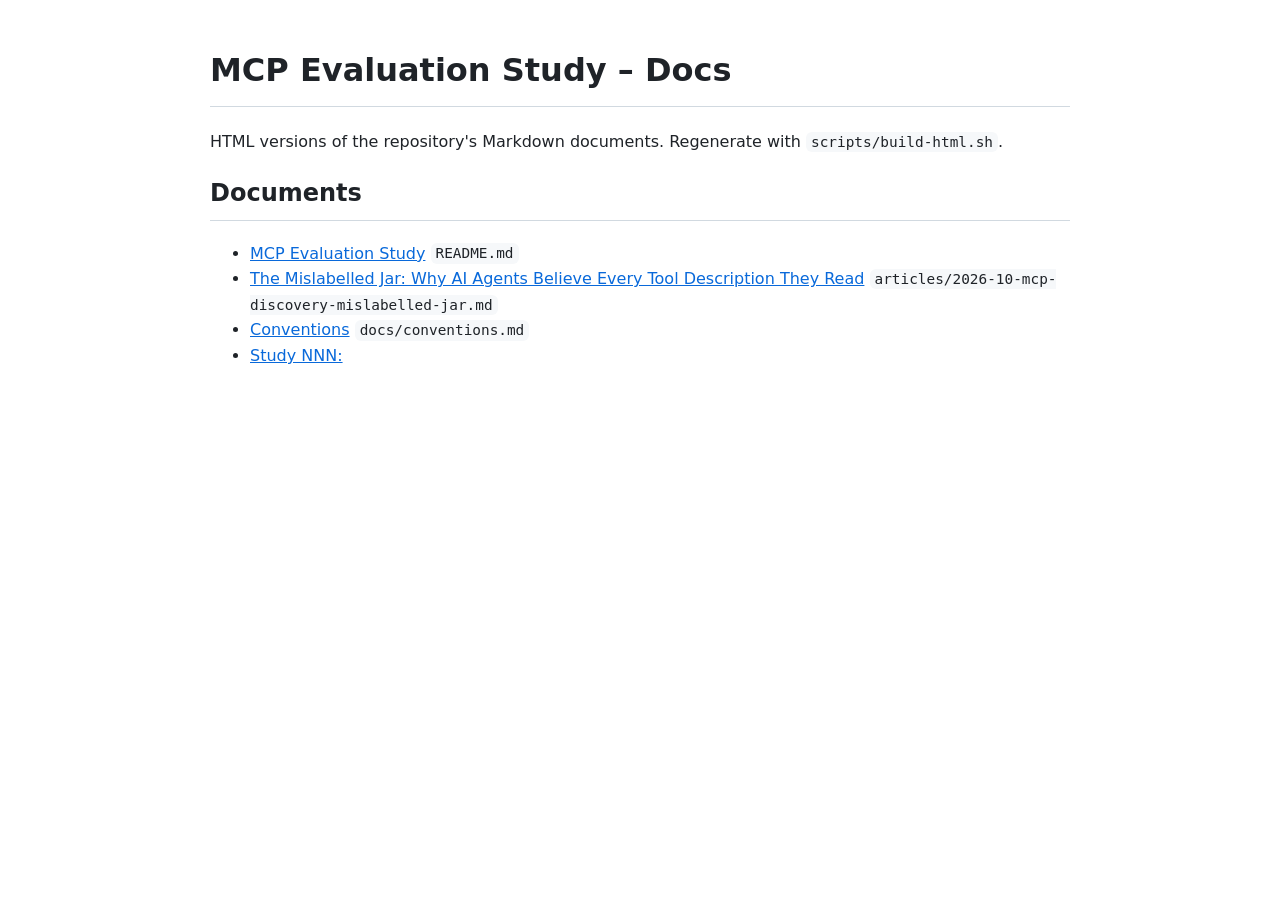
<file: html/index.html>
<!doctype html><html lang="en"><head><meta charset="utf-8"><meta name="viewport" content="width=device-width,initial-scale=1">
<title>MCP Evaluation Study – Docs</title><link rel="stylesheet" href="style.css"></head>
<body><h1>MCP Evaluation Study – Docs</h1><p>HTML versions of the repository's Markdown documents. Regenerate with <code>scripts/build-html.sh</code>.</p>
<h2>Documents</h2><ul><li><a href="readme.html">MCP Evaluation Study</a> <code>README.md</code></li><li><a href="articles/2026-10-mcp-discovery-mislabelled-jar.html">The Mislabelled Jar: Why AI Agents Believe Every Tool Description They Read</a> <code>articles/2026-10-mcp-discovery-mislabelled-jar.md</code></li><li><a href="docs/conventions.html">Conventions</a> <code>docs/conventions.md</code></li><li><a href="studies/_template/study.html">Study NNN: <title></a> <code>studies/_template/study.md</code></li></ul>
<h2>Studies &amp; comparisons</h2><ul><li><a href="pages/mcp-discovery-bot-comparison.html">MCP Discovery Bot Comparison</a></li></ul></body></html>
</file>
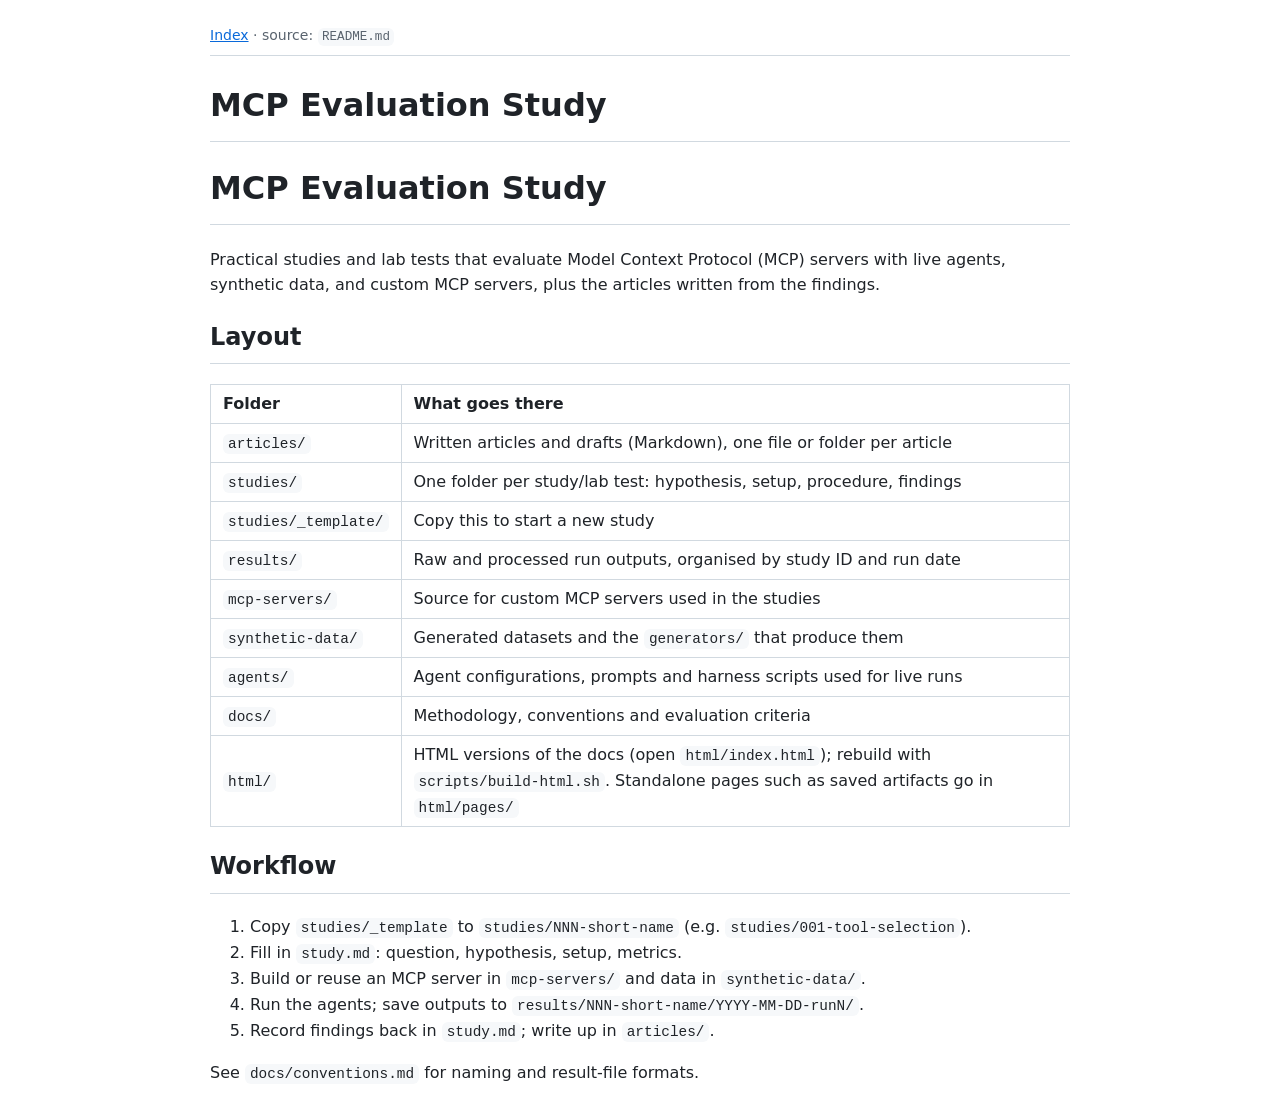
<file: html/readme.html>
<!DOCTYPE html>
<html xmlns="http://www.w3.org/1999/xhtml" lang="" xml:lang="">
<head>
  <meta charset="utf-8" />
  <meta name="generator" content="pandoc" />
  <meta name="viewport" content="width=device-width, initial-scale=1.0, user-scalable=yes" />
  <title>MCP Evaluation Study</title>
  <style>
    code{white-space: pre-wrap;}
    span.smallcaps{font-variant: small-caps;}
    div.columns{display: flex; gap: min(4vw, 1.5em);}
    div.column{flex: auto; overflow-x: auto;}
    div.hanging-indent{margin-left: 1.5em; text-indent: -1.5em;}
    /* The extra [class] is a hack that increases specificity enough to
       override a similar rule in reveal.js */
    ul.task-list[class]{list-style: none;}
    ul.task-list li input[type="checkbox"] {
      font-size: inherit;
      width: 0.8em;
      margin: 0 0.8em 0.2em -1.6em;
      vertical-align: middle;
    }
    .display.math{display: block; text-align: center; margin: 0.5rem auto;}
  </style>
  <link rel="stylesheet" href="./style.css" />
</head>
<body>
<nav><a href="./index.html">Index</a> · source: <code>README.md</code></nav>
<header id="title-block-header">
<h1 class="title">MCP Evaluation Study</h1>
</header>
<h1 id="mcp-evaluation-study">MCP Evaluation Study</h1>
<p>Practical studies and lab tests that evaluate Model Context Protocol
(MCP) servers with live agents, synthetic data, and custom MCP servers,
plus the articles written from the findings.</p>
<h2 id="layout">Layout</h2>
<table>
<thead>
<tr class="header">
<th>Folder</th>
<th>What goes there</th>
</tr>
</thead>
<tbody>
<tr class="odd">
<td><code>articles/</code></td>
<td>Written articles and drafts (Markdown), one file or folder per
article</td>
</tr>
<tr class="even">
<td><code>studies/</code></td>
<td>One folder per study/lab test: hypothesis, setup, procedure,
findings</td>
</tr>
<tr class="odd">
<td><code>studies/_template/</code></td>
<td>Copy this to start a new study</td>
</tr>
<tr class="even">
<td><code>results/</code></td>
<td>Raw and processed run outputs, organised by study ID and run
date</td>
</tr>
<tr class="odd">
<td><code>mcp-servers/</code></td>
<td>Source for custom MCP servers used in the studies</td>
</tr>
<tr class="even">
<td><code>synthetic-data/</code></td>
<td>Generated datasets and the <code>generators/</code> that produce
them</td>
</tr>
<tr class="odd">
<td><code>agents/</code></td>
<td>Agent configurations, prompts and harness scripts used for live
runs</td>
</tr>
<tr class="even">
<td><code>docs/</code></td>
<td>Methodology, conventions and evaluation criteria</td>
</tr>
<tr class="odd">
<td><code>html/</code></td>
<td>HTML versions of the docs (open <code>html/index.html</code>);
rebuild with <code>scripts/build-html.sh</code>. Standalone pages such
as saved artifacts go in <code>html/pages/</code></td>
</tr>
</tbody>
</table>
<h2 id="workflow">Workflow</h2>
<ol type="1">
<li>Copy <code>studies/_template</code> to
<code>studies/NNN-short-name</code> (e.g.
<code>studies/001-tool-selection</code>).</li>
<li>Fill in <code>study.md</code>: question, hypothesis, setup,
metrics.</li>
<li>Build or reuse an MCP server in <code>mcp-servers/</code> and data
in <code>synthetic-data/</code>.</li>
<li>Run the agents; save outputs to
<code>results/NNN-short-name/YYYY-MM-DD-runN/</code>.</li>
<li>Record findings back in <code>study.md</code>; write up in
<code>articles/</code>.</li>
</ol>
<p>See <code>docs/conventions.md</code> for naming and result-file
formats.</p>
</body>
</html>
</file>
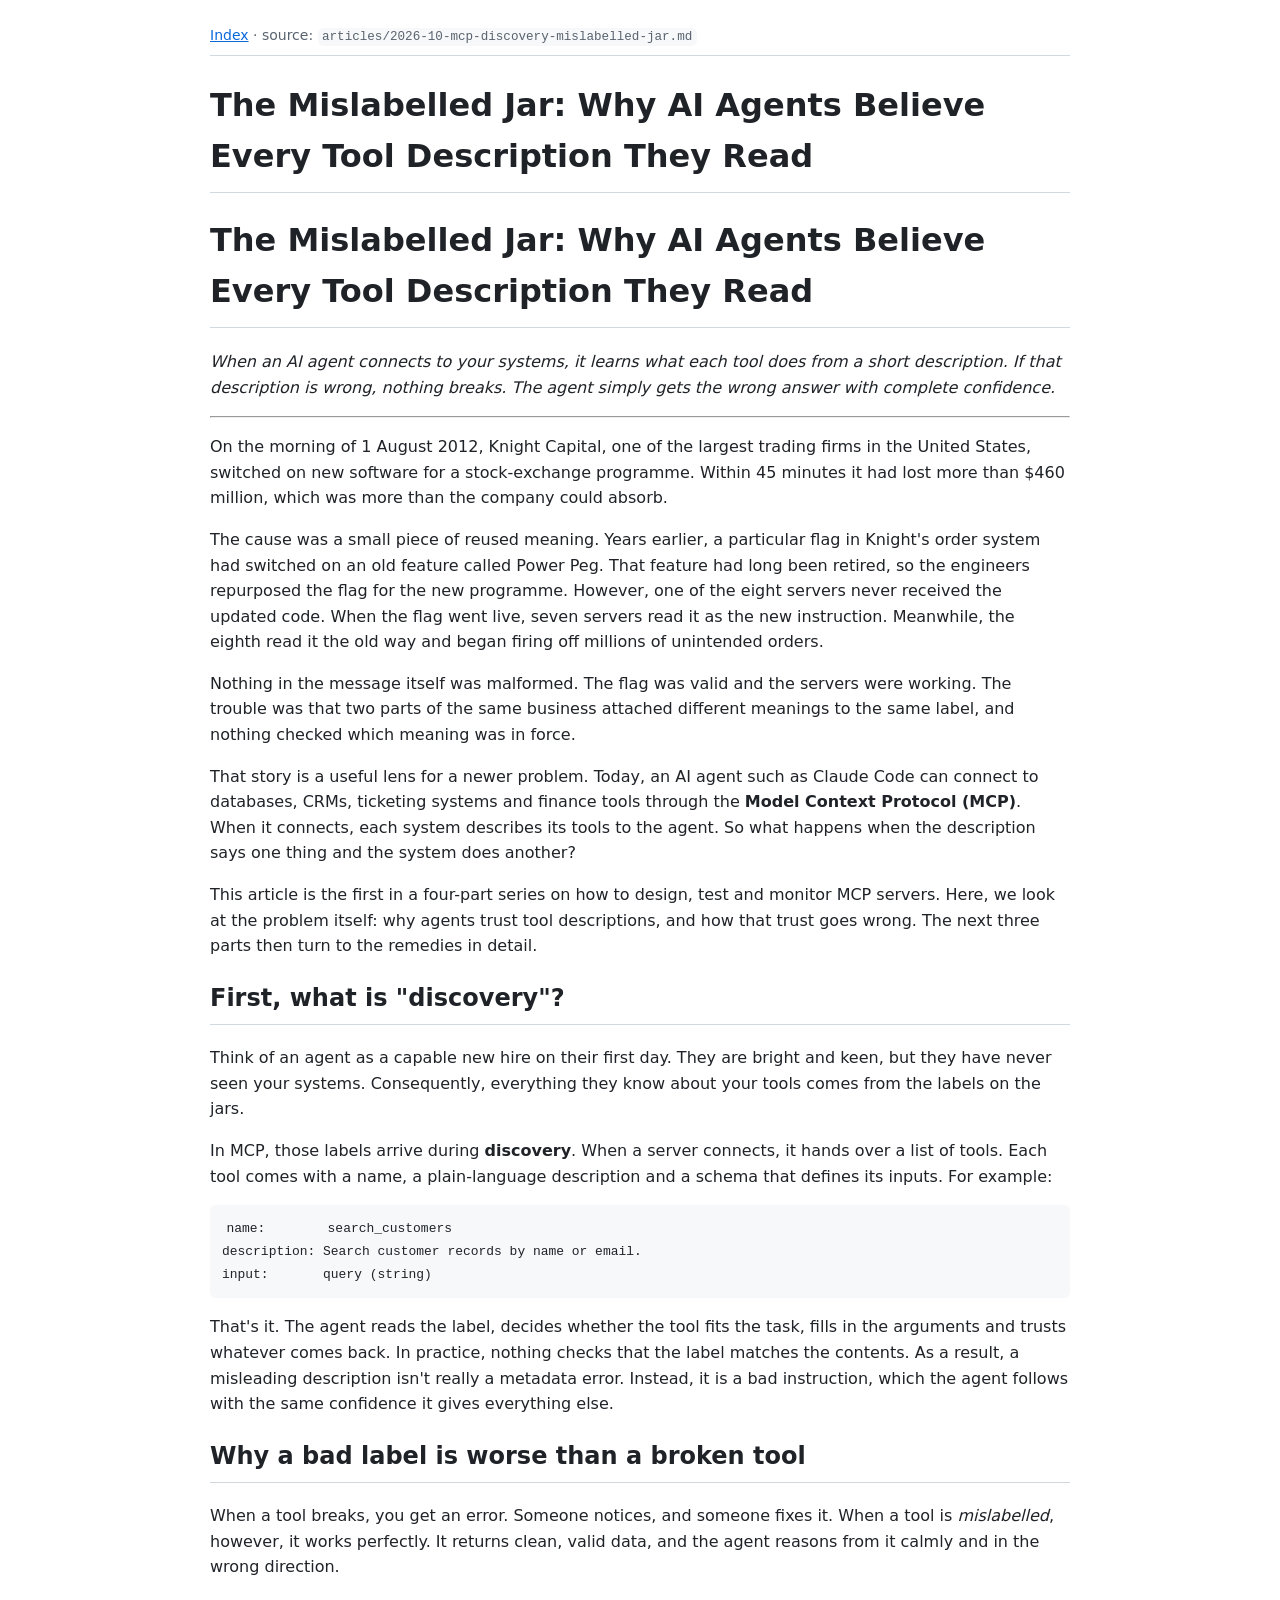
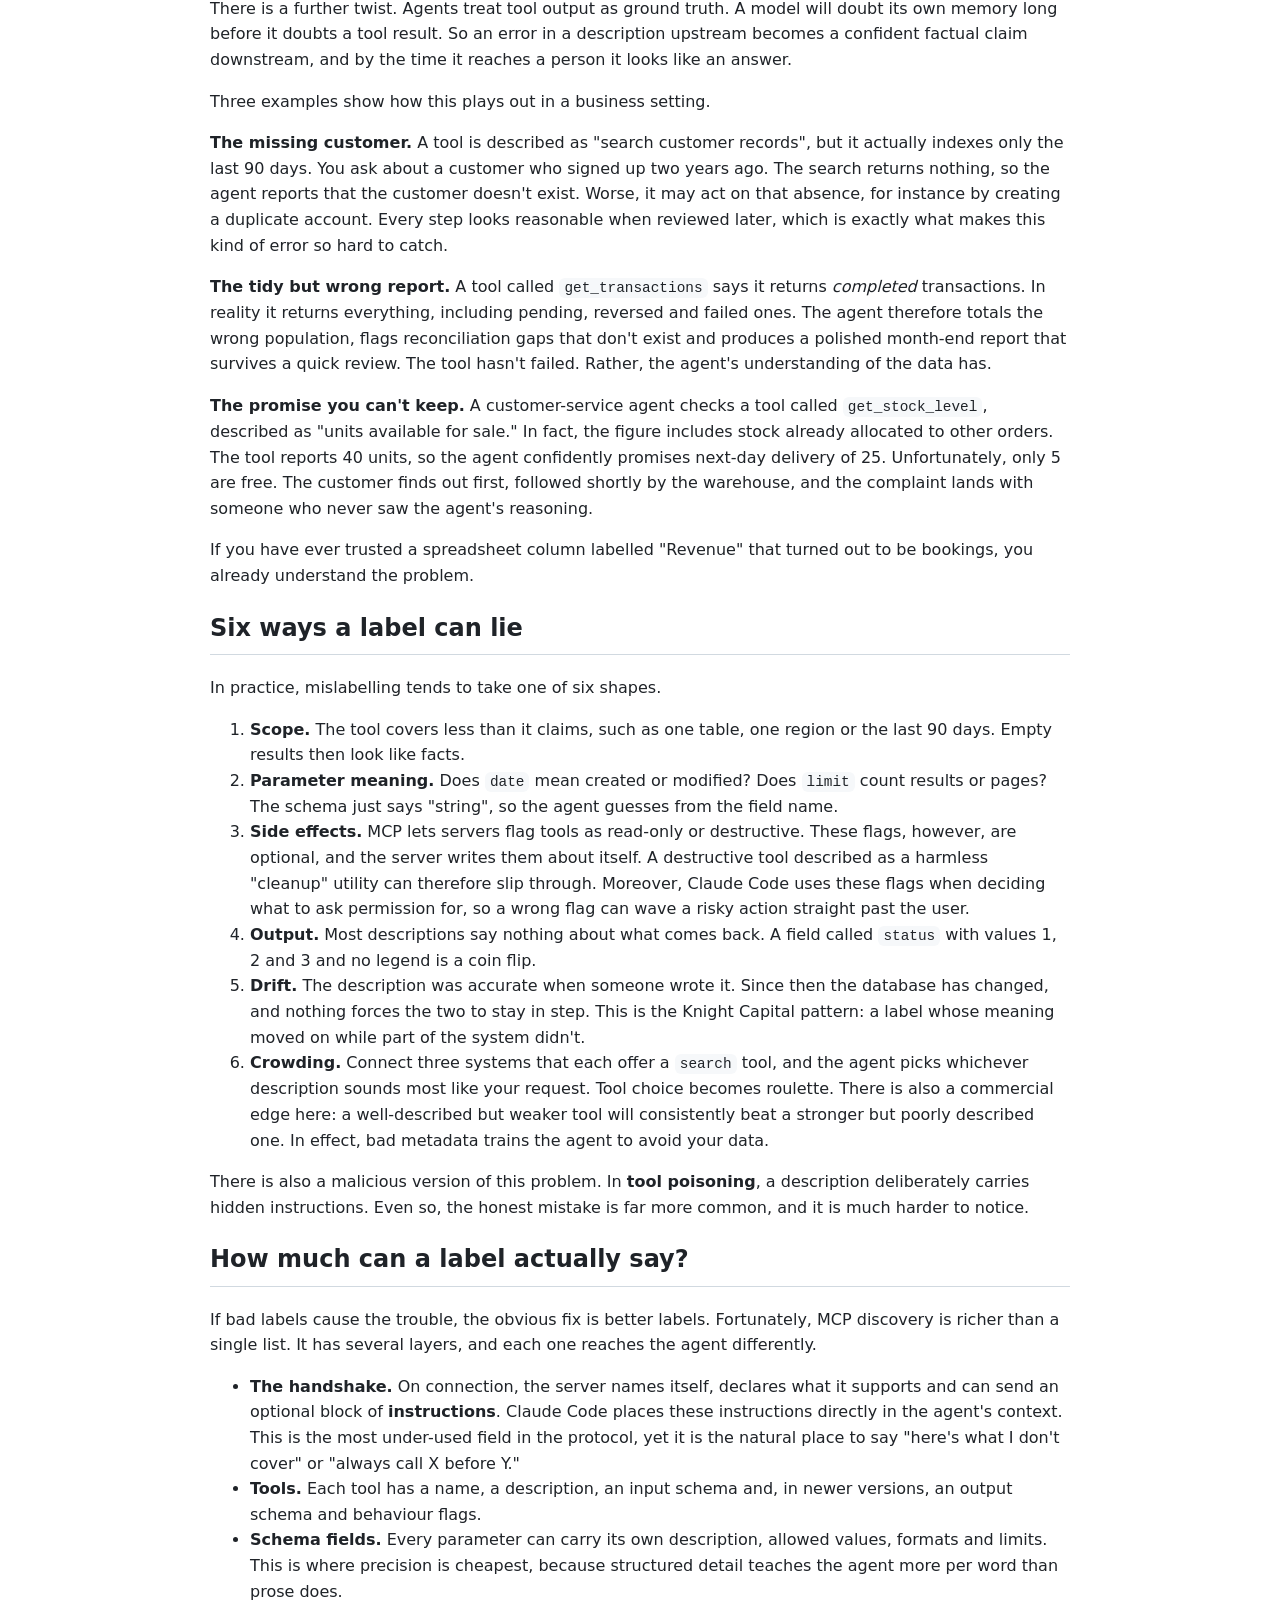
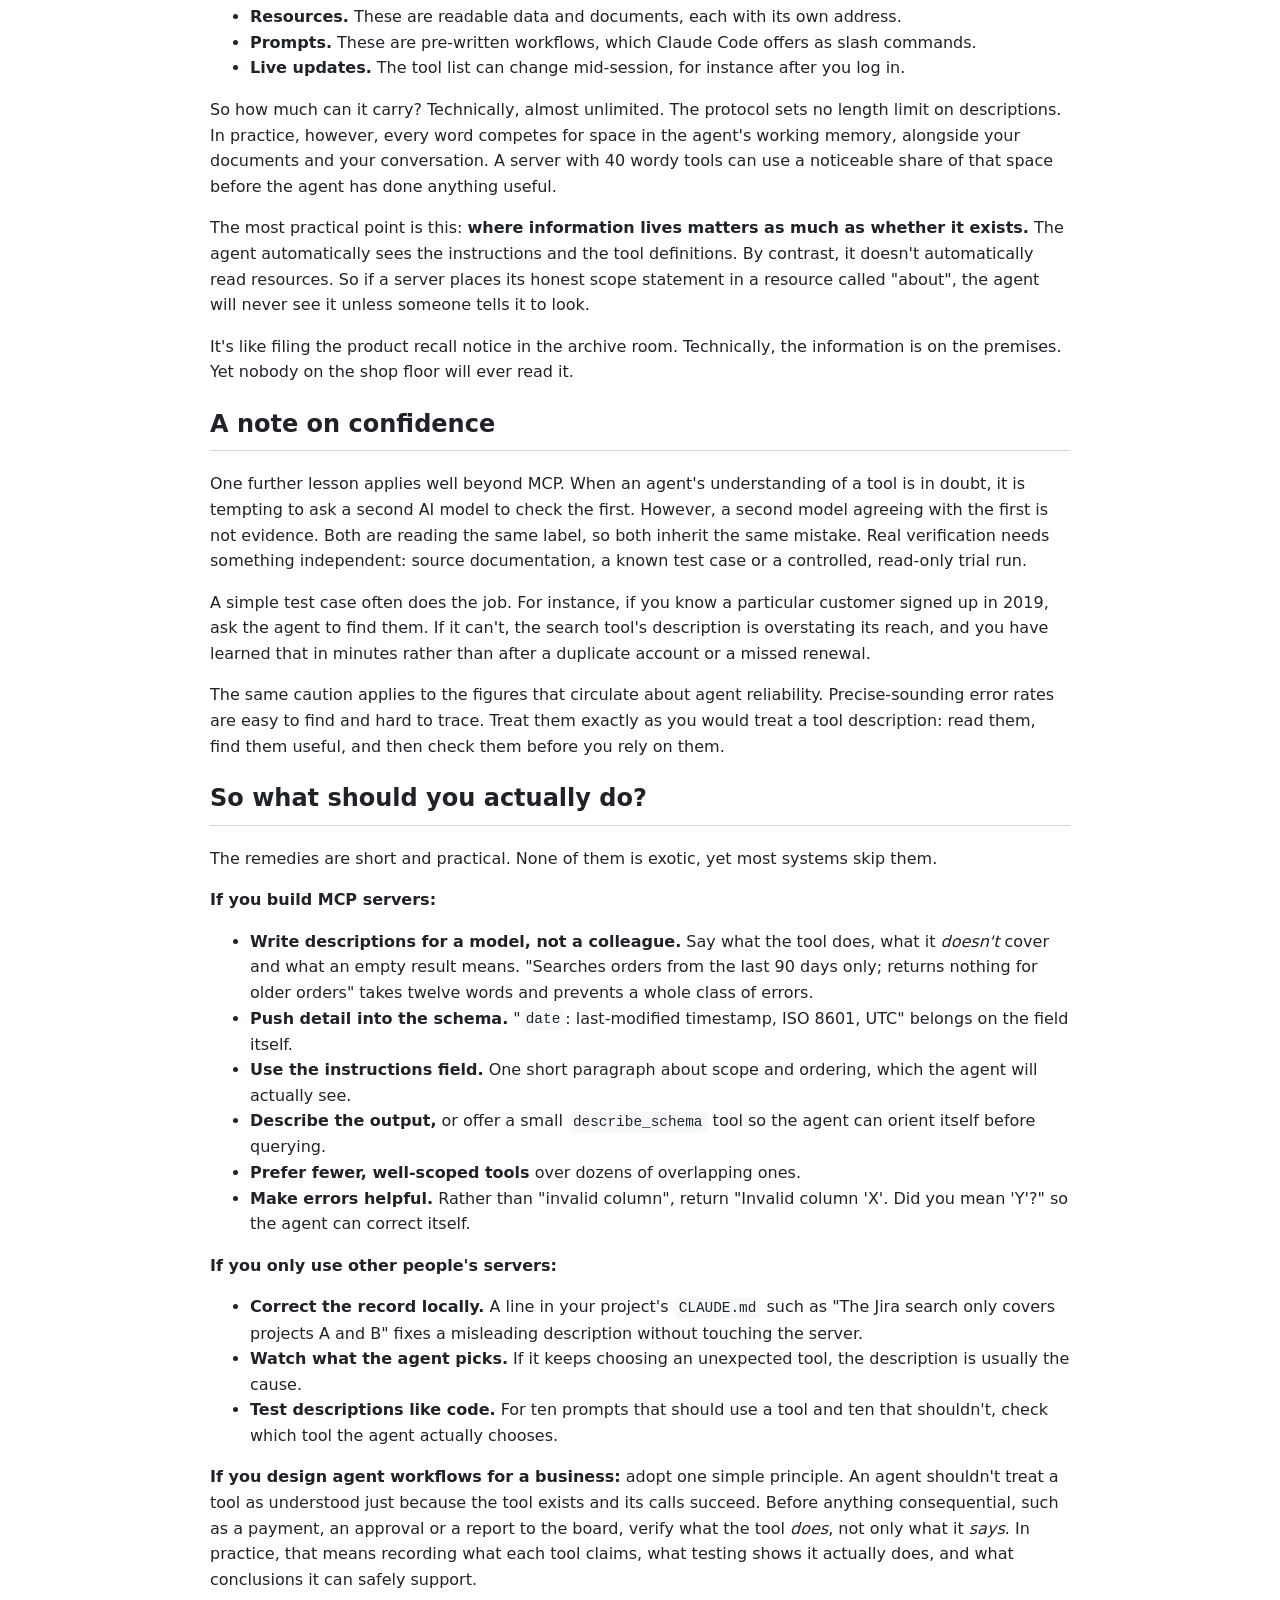
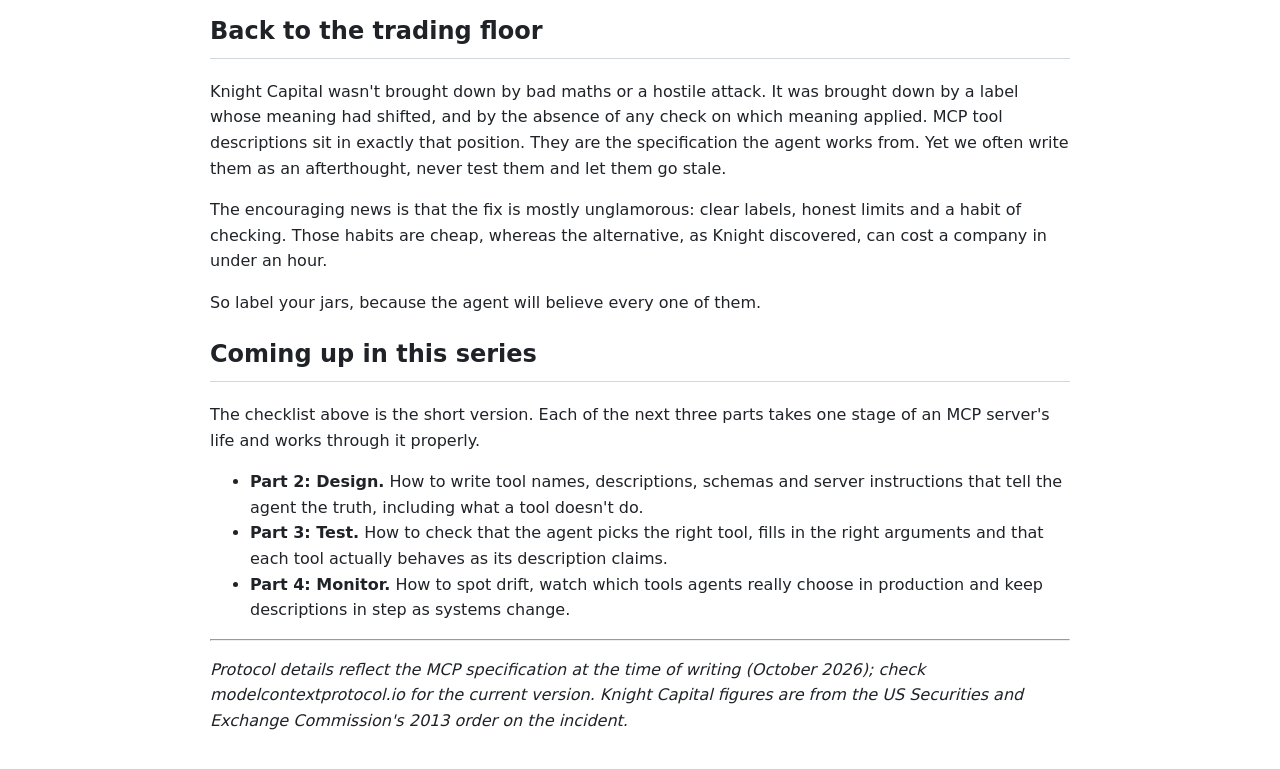
<file: html/articles/2026-10-mcp-discovery-mislabelled-jar.html>
<!DOCTYPE html>
<html xmlns="http://www.w3.org/1999/xhtml" lang="" xml:lang="">
<head>
  <meta charset="utf-8" />
  <meta name="generator" content="pandoc" />
  <meta name="viewport" content="width=device-width, initial-scale=1.0, user-scalable=yes" />
  <title>The Mislabelled Jar: Why AI Agents Believe Every Tool Description They Read</title>
  <style>
    code{white-space: pre-wrap;}
    span.smallcaps{font-variant: small-caps;}
    div.columns{display: flex; gap: min(4vw, 1.5em);}
    div.column{flex: auto; overflow-x: auto;}
    div.hanging-indent{margin-left: 1.5em; text-indent: -1.5em;}
    /* The extra [class] is a hack that increases specificity enough to
       override a similar rule in reveal.js */
    ul.task-list[class]{list-style: none;}
    ul.task-list li input[type="checkbox"] {
      font-size: inherit;
      width: 0.8em;
      margin: 0 0.8em 0.2em -1.6em;
      vertical-align: middle;
    }
    .display.math{display: block; text-align: center; margin: 0.5rem auto;}
  </style>
  <link rel="stylesheet" href="../style.css" />
</head>
<body>
<nav><a href="../index.html">Index</a> · source: <code>articles/2026-10-mcp-discovery-mislabelled-jar.md</code></nav>
<header id="title-block-header">
<h1 class="title">The Mislabelled Jar: Why AI Agents Believe Every Tool
Description They Read</h1>
</header>
<h1
id="the-mislabelled-jar-why-ai-agents-believe-every-tool-description-they-read">The
Mislabelled Jar: Why AI Agents Believe Every Tool Description They
Read</h1>
<p><em>When an AI agent connects to your systems, it learns what each
tool does from a short description. If that description is wrong,
nothing breaks. The agent simply gets the wrong answer with complete
confidence.</em></p>
<hr />
<p>On the morning of 1 August 2012, Knight Capital, one of the largest
trading firms in the United States, switched on new software for a
stock-exchange programme. Within 45 minutes it had lost more than $460
million, which was more than the company could absorb.</p>
<p>The cause was a small piece of reused meaning. Years earlier, a
particular flag in Knight's order system had switched on an old feature
called Power Peg. That feature had long been retired, so the engineers
repurposed the flag for the new programme. However, one of the eight
servers never received the updated code. When the flag went live, seven
servers read it as the new instruction. Meanwhile, the eighth read it
the old way and began firing off millions of unintended orders.</p>
<p>Nothing in the message itself was malformed. The flag was valid and
the servers were working. The trouble was that two parts of the same
business attached different meanings to the same label, and nothing
checked which meaning was in force.</p>
<p>That story is a useful lens for a newer problem. Today, an AI agent
such as Claude Code can connect to databases, CRMs, ticketing systems
and finance tools through the <strong>Model Context Protocol
(MCP)</strong>. When it connects, each system describes its tools to the
agent. So what happens when the description says one thing and the
system does another?</p>
<p>This article is the first in a four-part series on how to design,
test and monitor MCP servers. Here, we look at the problem itself: why
agents trust tool descriptions, and how that trust goes wrong. The next
three parts then turn to the remedies in detail.</p>
<h2 id="first-what-is-discovery">First, what is "discovery"?</h2>
<p>Think of an agent as a capable new hire on their first day. They are
bright and keen, but they have never seen your systems. Consequently,
everything they know about your tools comes from the labels on the
jars.</p>
<p>In MCP, those labels arrive during <strong>discovery</strong>. When a
server connects, it hands over a list of tools. Each tool comes with a
name, a plain-language description and a schema that defines its inputs.
For example:</p>
<pre><code>name:        search_customers
description: Search customer records by name or email.
input:       query (string)</code></pre>
<p>That's it. The agent reads the label, decides whether the tool fits
the task, fills in the arguments and trusts whatever comes back. In
practice, nothing checks that the label matches the contents. As a
result, a misleading description isn't really a metadata error. Instead,
it is a bad instruction, which the agent follows with the same
confidence it gives everything else.</p>
<h2 id="why-a-bad-label-is-worse-than-a-broken-tool">Why a bad label is
worse than a broken tool</h2>
<p>When a tool breaks, you get an error. Someone notices, and someone
fixes it. When a tool is <em>mislabelled</em>, however, it works
perfectly. It returns clean, valid data, and the agent reasons from it
calmly and in the wrong direction.</p>
<p>There is a further twist. Agents treat tool output as ground truth. A
model will doubt its own memory long before it doubts a tool result. So
an error in a description upstream becomes a confident factual claim
downstream, and by the time it reaches a person it looks like an
answer.</p>
<p>Three examples show how this plays out in a business setting.</p>
<p><strong>The missing customer.</strong> A tool is described as "search
customer records", but it actually indexes only the last 90 days. You
ask about a customer who signed up two years ago. The search returns
nothing, so the agent reports that the customer doesn't exist. Worse, it
may act on that absence, for instance by creating a duplicate account.
Every step looks reasonable when reviewed later, which is exactly what
makes this kind of error so hard to catch.</p>
<p><strong>The tidy but wrong report.</strong> A tool called
<code>get_transactions</code> says it returns <em>completed</em>
transactions. In reality it returns everything, including pending,
reversed and failed ones. The agent therefore totals the wrong
population, flags reconciliation gaps that don't exist and produces a
polished month-end report that survives a quick review. The tool hasn't
failed. Rather, the agent's understanding of the data has.</p>
<p><strong>The promise you can't keep.</strong> A customer-service agent
checks a tool called <code>get_stock_level</code>, described as "units
available for sale." In fact, the figure includes stock already
allocated to other orders. The tool reports 40 units, so the agent
confidently promises next-day delivery of 25. Unfortunately, only 5 are
free. The customer finds out first, followed shortly by the warehouse,
and the complaint lands with someone who never saw the agent's
reasoning.</p>
<p>If you have ever trusted a spreadsheet column labelled "Revenue" that
turned out to be bookings, you already understand the problem.</p>
<h2 id="six-ways-a-label-can-lie">Six ways a label can lie</h2>
<p>In practice, mislabelling tends to take one of six shapes.</p>
<ol type="1">
<li><strong>Scope.</strong> The tool covers less than it claims, such as
one table, one region or the last 90 days. Empty results then look like
facts.</li>
<li><strong>Parameter meaning.</strong> Does <code>date</code> mean
created or modified? Does <code>limit</code> count results or pages? The
schema just says "string", so the agent guesses from the field
name.</li>
<li><strong>Side effects.</strong> MCP lets servers flag tools as
read-only or destructive. These flags, however, are optional, and the
server writes them about itself. A destructive tool described as a
harmless "cleanup" utility can therefore slip through. Moreover, Claude
Code uses these flags when deciding what to ask permission for, so a
wrong flag can wave a risky action straight past the user.</li>
<li><strong>Output.</strong> Most descriptions say nothing about what
comes back. A field called <code>status</code> with values 1, 2 and 3
and no legend is a coin flip.</li>
<li><strong>Drift.</strong> The description was accurate when someone
wrote it. Since then the database has changed, and nothing forces the
two to stay in step. This is the Knight Capital pattern: a label whose
meaning moved on while part of the system didn't.</li>
<li><strong>Crowding.</strong> Connect three systems that each offer a
<code>search</code> tool, and the agent picks whichever description
sounds most like your request. Tool choice becomes roulette. There is
also a commercial edge here: a well-described but weaker tool will
consistently beat a stronger but poorly described one. In effect, bad
metadata trains the agent to avoid your data.</li>
</ol>
<p>There is also a malicious version of this problem. In <strong>tool
poisoning</strong>, a description deliberately carries hidden
instructions. Even so, the honest mistake is far more common, and it is
much harder to notice.</p>
<h2 id="how-much-can-a-label-actually-say">How much can a label actually
say?</h2>
<p>If bad labels cause the trouble, the obvious fix is better labels.
Fortunately, MCP discovery is richer than a single list. It has several
layers, and each one reaches the agent differently.</p>
<ul>
<li><strong>The handshake.</strong> On connection, the server names
itself, declares what it supports and can send an optional block of
<strong>instructions</strong>. Claude Code places these instructions
directly in the agent's context. This is the most under-used field in
the protocol, yet it is the natural place to say "here's what I don't
cover" or "always call X before Y."</li>
<li><strong>Tools.</strong> Each tool has a name, a description, an
input schema and, in newer versions, an output schema and behaviour
flags.</li>
<li><strong>Schema fields.</strong> Every parameter can carry its own
description, allowed values, formats and limits. This is where precision
is cheapest, because structured detail teaches the agent more per word
than prose does.</li>
<li><strong>Resources.</strong> These are readable data and documents,
each with its own address.</li>
<li><strong>Prompts.</strong> These are pre-written workflows, which
Claude Code offers as slash commands.</li>
<li><strong>Live updates.</strong> The tool list can change mid-session,
for instance after you log in.</li>
</ul>
<p>So how much can it carry? Technically, almost unlimited. The protocol
sets no length limit on descriptions. In practice, however, every word
competes for space in the agent's working memory, alongside your
documents and your conversation. A server with 40 wordy tools can use a
noticeable share of that space before the agent has done anything
useful.</p>
<p>The most practical point is this: <strong>where information lives
matters as much as whether it exists.</strong> The agent automatically
sees the instructions and the tool definitions. By contrast, it doesn't
automatically read resources. So if a server places its honest scope
statement in a resource called "about", the agent will never see it
unless someone tells it to look.</p>
<p>It's like filing the product recall notice in the archive room.
Technically, the information is on the premises. Yet nobody on the shop
floor will ever read it.</p>
<h2 id="a-note-on-confidence">A note on confidence</h2>
<p>One further lesson applies well beyond MCP. When an agent's
understanding of a tool is in doubt, it is tempting to ask a second AI
model to check the first. However, a second model agreeing with the
first is not evidence. Both are reading the same label, so both inherit
the same mistake. Real verification needs something independent: source
documentation, a known test case or a controlled, read-only trial
run.</p>
<p>A simple test case often does the job. For instance, if you know a
particular customer signed up in 2019, ask the agent to find them. If it
can't, the search tool's description is overstating its reach, and you
have learned that in minutes rather than after a duplicate account or a
missed renewal.</p>
<p>The same caution applies to the figures that circulate about agent
reliability. Precise-sounding error rates are easy to find and hard to
trace. Treat them exactly as you would treat a tool description: read
them, find them useful, and then check them before you rely on them.</p>
<h2 id="so-what-should-you-actually-do">So what should you actually
do?</h2>
<p>The remedies are short and practical. None of them is exotic, yet
most systems skip them.</p>
<p><strong>If you build MCP servers:</strong></p>
<ul>
<li><strong>Write descriptions for a model, not a colleague.</strong>
Say what the tool does, what it <em>doesn't</em> cover and what an empty
result means. "Searches orders from the last 90 days only; returns
nothing for older orders" takes twelve words and prevents a whole class
of errors.</li>
<li><strong>Push detail into the schema.</strong> "<code>date</code>:
last-modified timestamp, ISO 8601, UTC" belongs on the field
itself.</li>
<li><strong>Use the instructions field.</strong> One short paragraph
about scope and ordering, which the agent will actually see.</li>
<li><strong>Describe the output,</strong> or offer a small
<code>describe_schema</code> tool so the agent can orient itself before
querying.</li>
<li><strong>Prefer fewer, well-scoped tools</strong> over dozens of
overlapping ones.</li>
<li><strong>Make errors helpful.</strong> Rather than "invalid column",
return "Invalid column 'X'. Did you mean 'Y'?" so the agent can correct
itself.</li>
</ul>
<p><strong>If you only use other people's servers:</strong></p>
<ul>
<li><strong>Correct the record locally.</strong> A line in your
project's <code>CLAUDE.md</code> such as "The Jira search only covers
projects A and B" fixes a misleading description without touching the
server.</li>
<li><strong>Watch what the agent picks.</strong> If it keeps choosing an
unexpected tool, the description is usually the cause.</li>
<li><strong>Test descriptions like code.</strong> For ten prompts that
should use a tool and ten that shouldn't, check which tool the agent
actually chooses.</li>
</ul>
<p><strong>If you design agent workflows for a business:</strong> adopt
one simple principle. An agent shouldn't treat a tool as understood just
because the tool exists and its calls succeed. Before anything
consequential, such as a payment, an approval or a report to the board,
verify what the tool <em>does</em>, not only what it <em>says</em>. In
practice, that means recording what each tool claims, what testing shows
it actually does, and what conclusions it can safely support.</p>
<h2 id="back-to-the-trading-floor">Back to the trading floor</h2>
<p>Knight Capital wasn't brought down by bad maths or a hostile attack.
It was brought down by a label whose meaning had shifted, and by the
absence of any check on which meaning applied. MCP tool descriptions sit
in exactly that position. They are the specification the agent works
from. Yet we often write them as an afterthought, never test them and
let them go stale.</p>
<p>The encouraging news is that the fix is mostly unglamorous: clear
labels, honest limits and a habit of checking. Those habits are cheap,
whereas the alternative, as Knight discovered, can cost a company in
under an hour.</p>
<p>So label your jars, because the agent will believe every one of
them.</p>
<h2 id="coming-up-in-this-series">Coming up in this series</h2>
<p>The checklist above is the short version. Each of the next three
parts takes one stage of an MCP server's life and works through it
properly.</p>
<ul>
<li><strong>Part 2: Design.</strong> How to write tool names,
descriptions, schemas and server instructions that tell the agent the
truth, including what a tool doesn't do.</li>
<li><strong>Part 3: Test.</strong> How to check that the agent picks the
right tool, fills in the right arguments and that each tool actually
behaves as its description claims.</li>
<li><strong>Part 4: Monitor.</strong> How to spot drift, watch which
tools agents really choose in production and keep descriptions in step
as systems change.</li>
</ul>
<hr />
<p><em>Protocol details reflect the MCP specification at the time of
writing (October 2026); check modelcontextprotocol.io for the current
version. Knight Capital figures are from the US Securities and Exchange
Commission's 2013 order on the incident.</em></p>
</body>
</html>
</file>
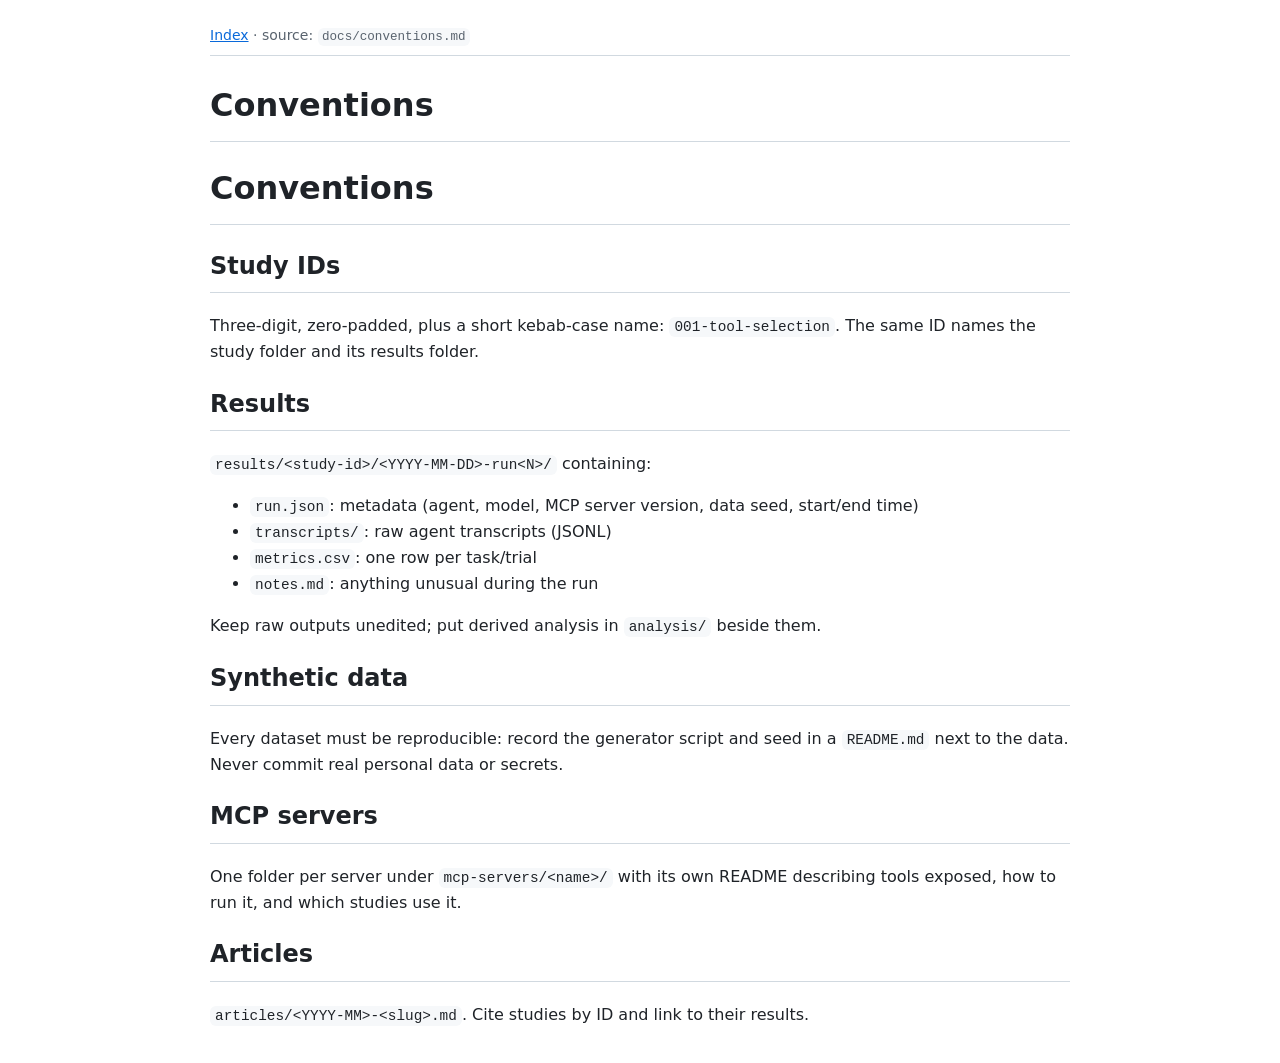
<file: html/docs/conventions.html>
<!DOCTYPE html>
<html xmlns="http://www.w3.org/1999/xhtml" lang="" xml:lang="">
<head>
  <meta charset="utf-8" />
  <meta name="generator" content="pandoc" />
  <meta name="viewport" content="width=device-width, initial-scale=1.0, user-scalable=yes" />
  <title>Conventions</title>
  <style>
    code{white-space: pre-wrap;}
    span.smallcaps{font-variant: small-caps;}
    div.columns{display: flex; gap: min(4vw, 1.5em);}
    div.column{flex: auto; overflow-x: auto;}
    div.hanging-indent{margin-left: 1.5em; text-indent: -1.5em;}
    /* The extra [class] is a hack that increases specificity enough to
       override a similar rule in reveal.js */
    ul.task-list[class]{list-style: none;}
    ul.task-list li input[type="checkbox"] {
      font-size: inherit;
      width: 0.8em;
      margin: 0 0.8em 0.2em -1.6em;
      vertical-align: middle;
    }
    .display.math{display: block; text-align: center; margin: 0.5rem auto;}
  </style>
  <link rel="stylesheet" href="../style.css" />
</head>
<body>
<nav><a href="../index.html">Index</a> · source: <code>docs/conventions.md</code></nav>
<header id="title-block-header">
<h1 class="title">Conventions</h1>
</header>
<h1 id="conventions">Conventions</h1>
<h2 id="study-ids">Study IDs</h2>
<p>Three-digit, zero-padded, plus a short kebab-case name:
<code>001-tool-selection</code>. The same ID names the study folder and
its results folder.</p>
<h2 id="results">Results</h2>
<p><code>results/&lt;study-id&gt;/&lt;YYYY-MM-DD&gt;-run&lt;N&gt;/</code>
containing:</p>
<ul>
<li><code>run.json</code>: metadata (agent, model, MCP server version,
data seed, start/end time)</li>
<li><code>transcripts/</code>: raw agent transcripts (JSONL)</li>
<li><code>metrics.csv</code>: one row per task/trial</li>
<li><code>notes.md</code>: anything unusual during the run</li>
</ul>
<p>Keep raw outputs unedited; put derived analysis in
<code>analysis/</code> beside them.</p>
<h2 id="synthetic-data">Synthetic data</h2>
<p>Every dataset must be reproducible: record the generator script and
seed in a <code>README.md</code> next to the data. Never commit real
personal data or secrets.</p>
<h2 id="mcp-servers">MCP servers</h2>
<p>One folder per server under <code>mcp-servers/&lt;name&gt;/</code>
with its own README describing tools exposed, how to run it, and which
studies use it.</p>
<h2 id="articles">Articles</h2>
<p><code>articles/&lt;YYYY-MM&gt;-&lt;slug&gt;.md</code>. Cite studies
by ID and link to their results.</p>
</body>
</html>
</file>
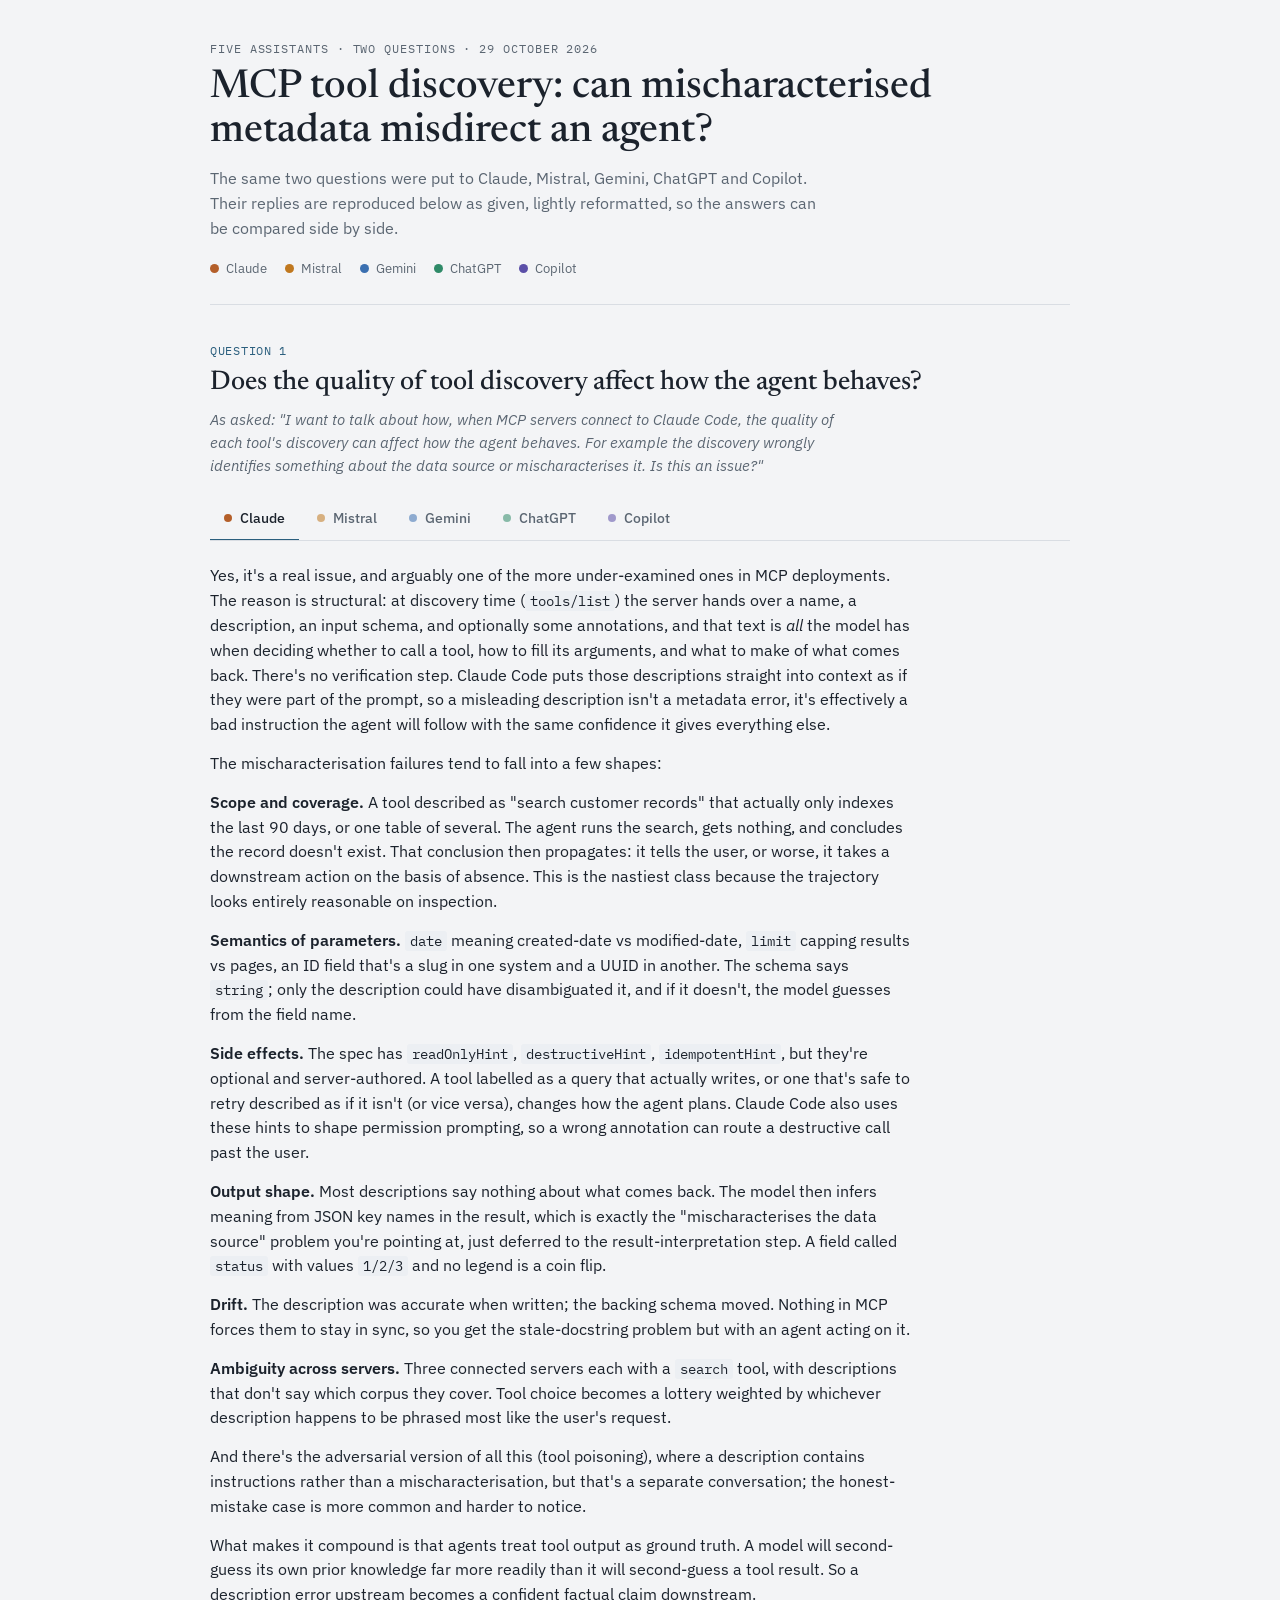
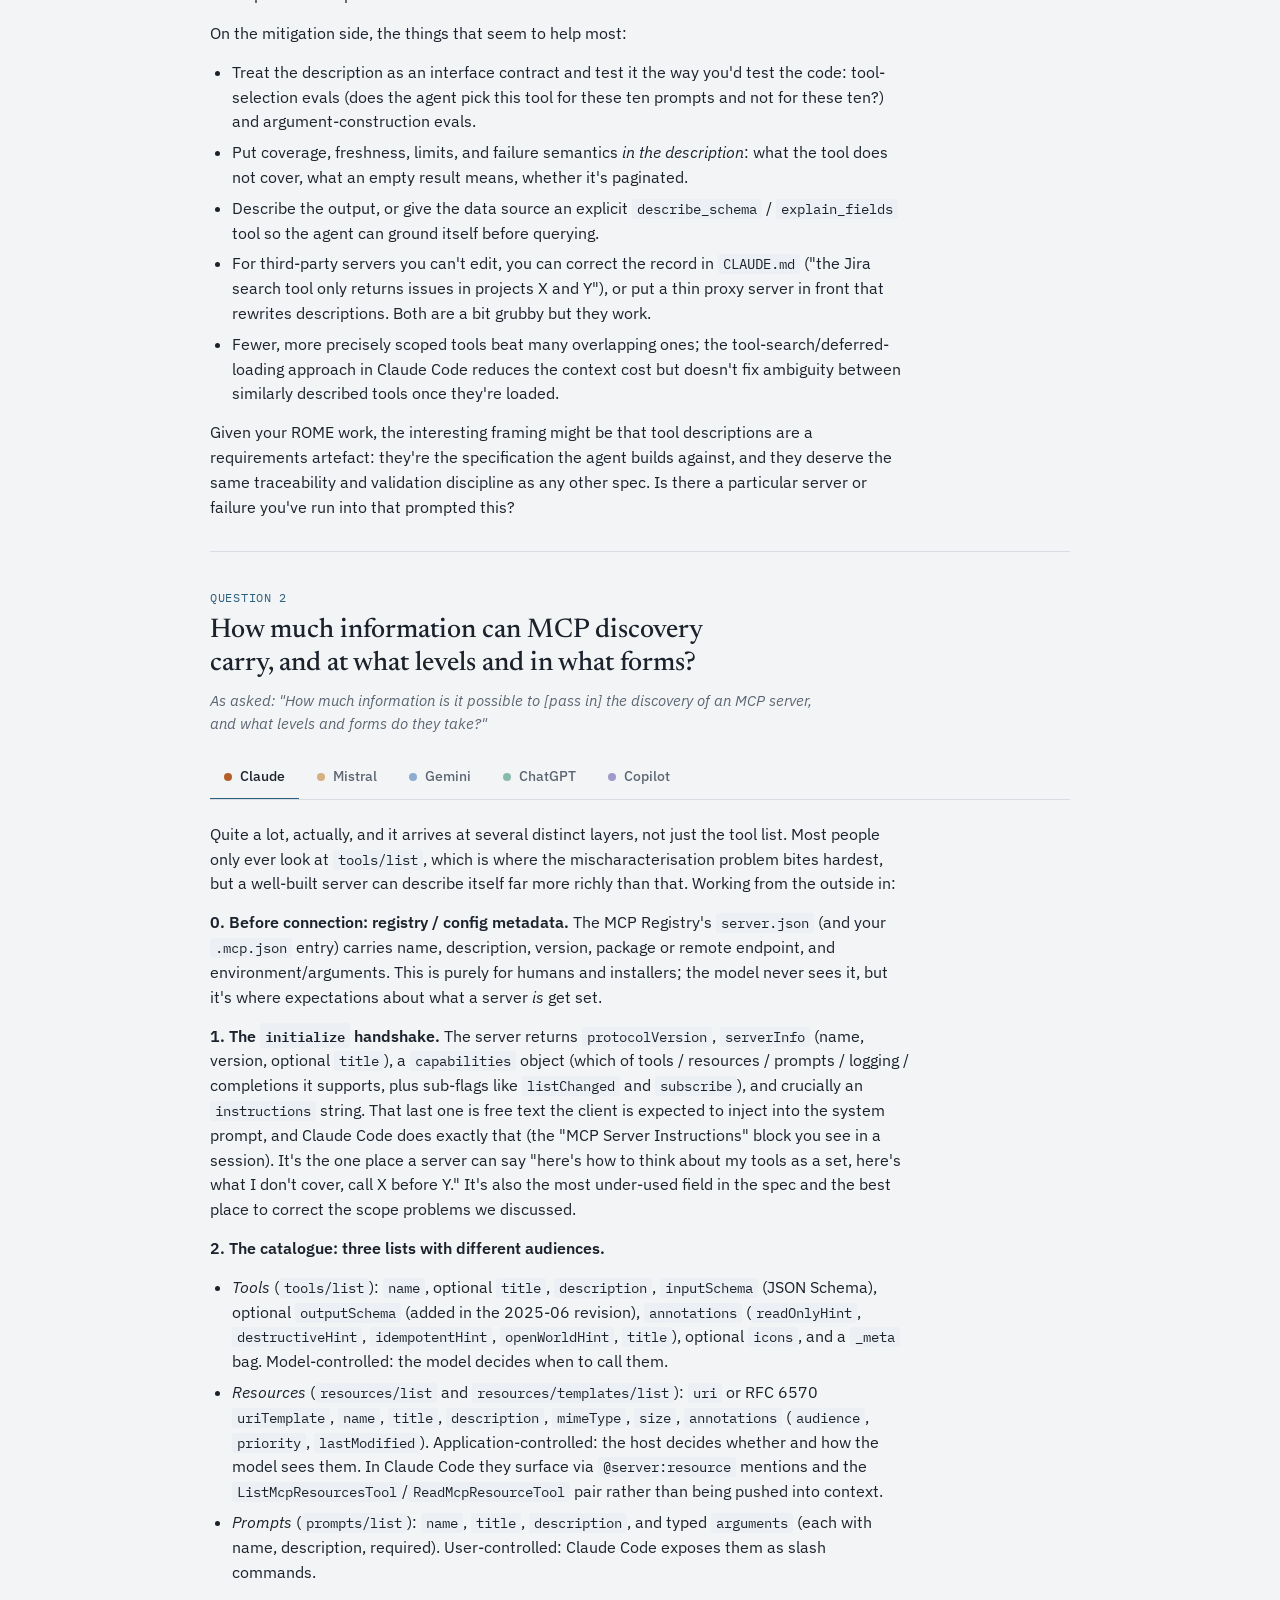
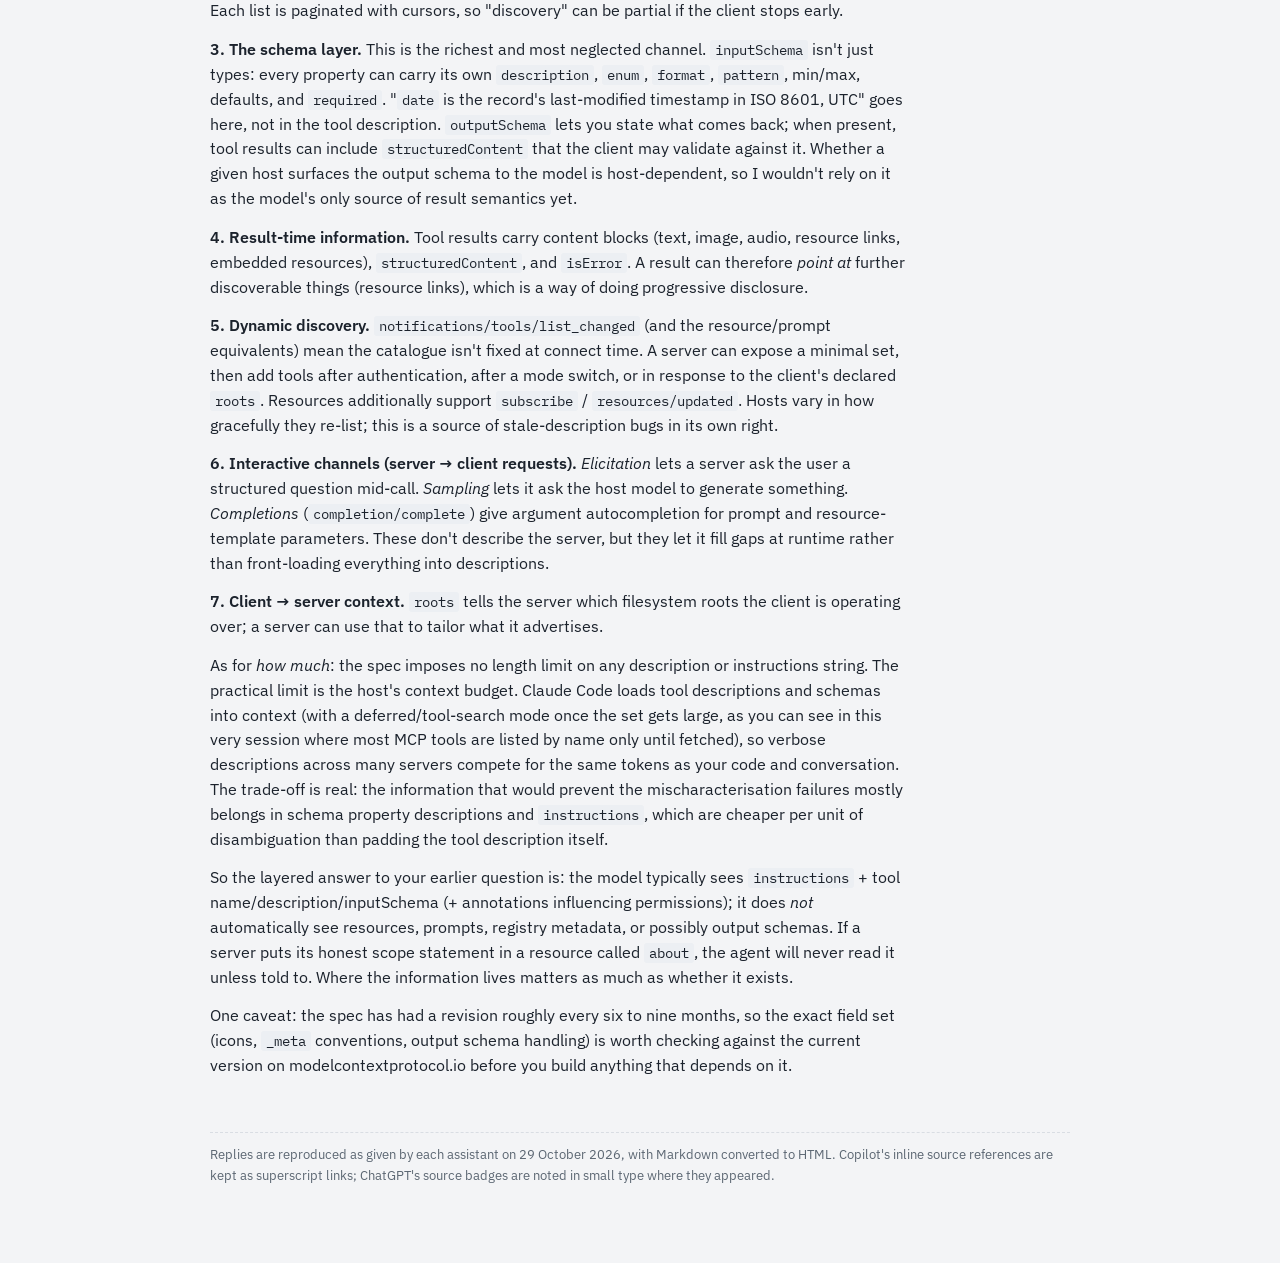
<file: html/pages/mcp-discovery-bot-comparison.html>
<!doctype html><html><head><meta charset=utf8><meta name=viewport content="width=device-width,initial-scale=1,viewport-fit=cover"><style>:root{color-scheme:light;box-sizing:border-box;padding-top:env(safe-area-inset-top,0px);padding-bottom:env(safe-area-inset-bottom,0px)}html{scroll-padding-top:env(safe-area-inset-top,0px)}body{margin:0;padding:0;font:14px -apple-system,BlinkMacSystemFont,sans-serif;background:#fff;color:#000}img{max-width:100%}[hidden]:not([hidden=until-found i]){display:none!important}</style></head><body>
<title>MCP Discovery Bot Comparison</title>
<meta name="claude:viewport-fit-sides" content="cover">
<link rel="stylesheet" href="https://fonts.googleapis.com/css2?family=Newsreader:ital,opsz,wght@0,6..72,500;0,6..72,600;1,6..72,500&family=IBM+Plex+Sans:wght@400;500;600&family=IBM+Plex+Mono:wght@400;500&display=swap">
<style>
/* Layout: a reading column; each question is a band with a tab strip of five bots and one panel visible at a time. */
:root{
  --bg:#f3f4f6; --surface:#ffffff; --fg:#1b222c; --muted:#5b6672; --line:#d9dde3;
  --accent:#2b5f7e; --accent-soft:#e3edf3; --code-bg:#eceff3;
  --tag-claude:#b45f2a; --tag-mistral:#c0781f; --tag-gemini:#3a6fb0; --tag-chatgpt:#2f8a68; --tag-copilot:#5b4fa8;
  --font-display:"Newsreader",Georgia,"Times New Roman",serif;
  --font-body:"IBM Plex Sans","Helvetica Neue",Arial,sans-serif;
  --font-mono:"IBM Plex Mono",Menlo,Consolas,monospace;
}
@media (prefers-color-scheme:dark){:root:not([data-theme="light"]){
  --bg:#141a21; --surface:#1c242d; --fg:#e4e8ec; --muted:#9aa6b2; --line:#2e3944;
  --accent:#8fbfdc; --accent-soft:#223544; --code-bg:#242e39;
  --tag-claude:#e39a6a; --tag-mistral:#e6a94f; --tag-gemini:#8fb3e8; --tag-chatgpt:#6fc4a0; --tag-copilot:#a89ee6;
  color-scheme:dark}}
:root[data-theme="dark"]{
  --bg:#141a21; --surface:#1c242d; --fg:#e4e8ec; --muted:#9aa6b2; --line:#2e3944;
  --accent:#8fbfdc; --accent-soft:#223544; --code-bg:#242e39;
  --tag-claude:#e39a6a; --tag-mistral:#e6a94f; --tag-gemini:#8fb3e8; --tag-chatgpt:#6fc4a0; --tag-copilot:#a89ee6;
  color-scheme:dark}

*{box-sizing:border-box}
body{background:var(--bg);color:var(--fg);font-family:var(--font-body);font-size:15.5px;line-height:1.6;
  padding-left:max(16px,env(safe-area-inset-left,0px));padding-right:max(16px,env(safe-area-inset-right,0px));padding-block:0 64px}
.wrap{max-width:860px;margin:0 auto}

header.page{padding-block:40px 24px;border-bottom:1px solid var(--line)}
.eyebrow{font-family:var(--font-mono);font-size:11.5px;letter-spacing:.08em;text-transform:uppercase;color:var(--muted)}
h1{font-family:var(--font-display);font-weight:500;font-size:clamp(28px,5vw,40px);line-height:1.1;margin:8px 0 12px;text-wrap:balance}
.lede{color:var(--muted);max-width:62ch;margin:0}
.legend{display:flex;flex-wrap:wrap;gap:8px 18px;margin-top:18px;font-size:13px;color:var(--muted)}
.legend span::before{content:"";display:inline-block;width:9px;height:9px;border-radius:50%;margin-right:7px;background:var(--c);vertical-align:0}

section.q{padding-block:36px 8px}
section.q+section.q{border-top:1px solid var(--line)}
.qlabel{font-family:var(--font-mono);font-size:12px;color:var(--accent);letter-spacing:.06em;text-transform:uppercase}
h2.question{font-family:var(--font-display);font-weight:500;font-size:clamp(21px,3.4vw,27px);line-height:1.25;margin:6px 0 20px;text-wrap:balance}
.asked{font-style:italic;color:var(--muted);font-size:14.5px;margin:-12px 0 20px;max-width:70ch}

.tabs{display:flex;gap:4px;border-bottom:1px solid var(--line);overflow-x:auto;scrollbar-width:thin}
.tab{appearance:none;background:none;border:0;border-bottom:2px solid transparent;margin-bottom:-1px;padding:10px 14px;font:inherit;font-weight:500;font-size:14px;color:var(--muted);cursor:pointer;white-space:nowrap;display:flex;align-items:center;gap:8px}
.tab::before{content:"";width:8px;height:8px;border-radius:50%;background:var(--c);opacity:.55}
.tab[aria-selected="true"]{color:var(--fg);border-bottom-color:var(--accent)}
.tab[aria-selected="true"]::before{opacity:1}
.tab:hover{color:var(--fg)}
.tab:focus-visible{outline:2px solid var(--accent);outline-offset:-2px;border-radius:4px}

.panel{padding-block:22px 10px;min-width:0}
.panel[hidden]{display:none}
.answer{max-width:70ch}
.answer>:first-child{margin-top:0}
.answer p{margin:0 0 14px}
.answer h3{font-family:var(--font-body);font-weight:600;font-size:15.5px;margin:26px 0 8px;color:var(--fg)}
.answer h4{font-weight:600;font-size:15px;margin:18px 0 6px}
.answer ul,.answer ol{padding-left:22px;margin:0 0 14px}
.answer li{margin-bottom:6px}
.answer li>ul,.answer li>ol{margin-top:6px}
.answer code{font-family:var(--font-mono);font-size:.88em;background:var(--code-bg);padding:1px 5px;border-radius:3px}
.answer pre{background:var(--code-bg);padding:14px 16px;border-radius:6px;overflow-x:auto;font-family:var(--font-mono);font-size:13px;line-height:1.5;margin:0 0 16px}
.answer pre code{background:none;padding:0;font-size:inherit}
.answer blockquote{margin:0 0 14px;padding:4px 0 4px 16px;border-left:3px solid var(--accent);color:var(--fg)}
.answer strong{font-weight:600}
.answer em{font-style:italic}
.answer hr{border:0;border-top:1px solid var(--line);margin:22px 0}
.tablewrap{overflow-x:auto;margin:0 0 16px}
.answer table{border-collapse:collapse;width:100%;font-size:14px}
.answer th,.answer td{text-align:left;padding:8px 10px;border-bottom:1px solid var(--line);vertical-align:top}
.answer th{font-weight:600;background:var(--accent-soft)}
.answer a{color:var(--accent);text-decoration:underline;text-decoration-thickness:1px;text-underline-offset:2px}
a.cite{font-family:var(--font-mono);font-size:11px;text-decoration:none;vertical-align:super;line-height:0;margin-left:2px;color:var(--accent)}
.srcnote{font-family:var(--font-mono);font-size:11.5px;color:var(--muted);display:inline-block;margin:-8px 0 14px}
.kicker{font-family:var(--font-mono);font-size:12px;color:var(--muted);margin-bottom:4px}
.note{font-size:13px;color:var(--muted);border-top:1px dashed var(--line);margin-top:22px;padding-top:12px}
.empty{color:var(--muted);font-style:italic;padding:28px 0}

@media (max-width:480px){.tab{padding:10px 10px;font-size:13.5px}}
@media (prefers-reduced-motion:no-preference){.panel{animation:fade .18s ease}}
@keyframes fade{from{opacity:.4}to{opacity:1}}
</style>

<div class="wrap">
<header class="page">
  <div class="eyebrow">Five assistants · two questions · 29 October 2026</div>
  <h1>MCP tool discovery: can mischaracterised metadata misdirect an agent?</h1>
  <p class="lede">The same two questions were put to Claude, Mistral, Gemini, ChatGPT and Copilot. Their replies are reproduced below as given, lightly reformatted, so the answers can be compared side by side.</p>
  <div class="legend">
    <span style="--c:var(--tag-claude)">Claude</span>
    <span style="--c:var(--tag-mistral)">Mistral</span>
    <span style="--c:var(--tag-gemini)">Gemini</span>
    <span style="--c:var(--tag-chatgpt)">ChatGPT</span>
    <span style="--c:var(--tag-copilot)">Copilot</span>
  </div>
</header>

<!-- ================================================================ QUESTION 1 -->
<section class="q" id="q1">
  <div class="qlabel">Question 1</div>
  <h2 class="question">Does the quality of tool discovery affect how the agent behaves?</h2>
  <p class="asked">As asked: "I want to talk about how, when MCP servers connect to Claude Code, the quality of each tool's discovery can affect how the agent behaves. For example the discovery wrongly identifies something about the data source or mischaracterises it. Is this an issue?"</p>

  <div class="tabs" role="tablist" aria-label="Question 1 answers" data-group="q1">
    <button class="tab" role="tab" aria-selected="true" aria-controls="q1-claude" id="t-q1-claude" style="--c:var(--tag-claude)">Claude</button>
    <button class="tab" role="tab" aria-selected="false" aria-controls="q1-mistral" id="t-q1-mistral" style="--c:var(--tag-mistral)">Mistral</button>
    <button class="tab" role="tab" aria-selected="false" aria-controls="q1-gemini" id="t-q1-gemini" style="--c:var(--tag-gemini)">Gemini</button>
    <button class="tab" role="tab" aria-selected="false" aria-controls="q1-chatgpt" id="t-q1-chatgpt" style="--c:var(--tag-chatgpt)">ChatGPT</button>
    <button class="tab" role="tab" aria-selected="false" aria-controls="q1-copilot" id="t-q1-copilot" style="--c:var(--tag-copilot)">Copilot</button>
  </div>

  <!-- Q1 Claude -->
  <div class="panel" role="tabpanel" id="q1-claude" aria-labelledby="t-q1-claude">
  <div class="answer">
    <p>Yes, it's a real issue, and arguably one of the more under-examined ones in MCP deployments. The reason is structural: at discovery time (<code>tools/list</code>) the server hands over a name, a description, an input schema, and optionally some annotations, and that text is <em>all</em> the model has when deciding whether to call a tool, how to fill its arguments, and what to make of what comes back. There's no verification step. Claude Code puts those descriptions straight into context as if they were part of the prompt, so a misleading description isn't a metadata error, it's effectively a bad instruction the agent will follow with the same confidence it gives everything else.</p>
    <p>The mischaracterisation failures tend to fall into a few shapes:</p>
    <p><strong>Scope and coverage.</strong> A tool described as "search customer records" that actually only indexes the last 90 days, or one table of several. The agent runs the search, gets nothing, and concludes the record doesn't exist. That conclusion then propagates: it tells the user, or worse, it takes a downstream action on the basis of absence. This is the nastiest class because the trajectory looks entirely reasonable on inspection.</p>
    <p><strong>Semantics of parameters.</strong> <code>date</code> meaning created-date vs modified-date, <code>limit</code> capping results vs pages, an ID field that's a slug in one system and a UUID in another. The schema says <code>string</code>; only the description could have disambiguated it, and if it doesn't, the model guesses from the field name.</p>
    <p><strong>Side effects.</strong> The spec has <code>readOnlyHint</code>, <code>destructiveHint</code>, <code>idempotentHint</code>, but they're optional and server-authored. A tool labelled as a query that actually writes, or one that's safe to retry described as if it isn't (or vice versa), changes how the agent plans. Claude Code also uses these hints to shape permission prompting, so a wrong annotation can route a destructive call past the user.</p>
    <p><strong>Output shape.</strong> Most descriptions say nothing about what comes back. The model then infers meaning from JSON key names in the result, which is exactly the "mischaracterises the data source" problem you're pointing at, just deferred to the result-interpretation step. A field called <code>status</code> with values <code>1/2/3</code> and no legend is a coin flip.</p>
    <p><strong>Drift.</strong> The description was accurate when written; the backing schema moved. Nothing in MCP forces them to stay in sync, so you get the stale-docstring problem but with an agent acting on it.</p>
    <p><strong>Ambiguity across servers.</strong> Three connected servers each with a <code>search</code> tool, with descriptions that don't say which corpus they cover. Tool choice becomes a lottery weighted by whichever description happens to be phrased most like the user's request.</p>
    <p>And there's the adversarial version of all this (tool poisoning), where a description contains instructions rather than a mischaracterisation, but that's a separate conversation; the honest-mistake case is more common and harder to notice.</p>
    <p>What makes it compound is that agents treat tool output as ground truth. A model will second-guess its own prior knowledge far more readily than it will second-guess a tool result. So a description error upstream becomes a confident factual claim downstream.</p>
    <p>On the mitigation side, the things that seem to help most:</p>
    <ul>
      <li>Treat the description as an interface contract and test it the way you'd test the code: tool-selection evals (does the agent pick this tool for these ten prompts and not for these ten?) and argument-construction evals.</li>
      <li>Put coverage, freshness, limits, and failure semantics <em>in the description</em>: what the tool does not cover, what an empty result means, whether it's paginated.</li>
      <li>Describe the output, or give the data source an explicit <code>describe_schema</code> / <code>explain_fields</code> tool so the agent can ground itself before querying.</li>
      <li>For third-party servers you can't edit, you can correct the record in <code>CLAUDE.md</code> ("the Jira search tool only returns issues in projects X and Y"), or put a thin proxy server in front that rewrites descriptions. Both are a bit grubby but they work.</li>
      <li>Fewer, more precisely scoped tools beat many overlapping ones; the tool-search/deferred-loading approach in Claude Code reduces the context cost but doesn't fix ambiguity between similarly described tools once they're loaded.</li>
    </ul>
    <p>Given your ROME work, the interesting framing might be that tool descriptions are a requirements artefact: they're the specification the agent builds against, and they deserve the same traceability and validation discipline as any other spec. Is there a particular server or failure you've run into that prompted this?</p>
  </div>
  </div>

  <!-- Q1 Mistral -->
  <div class="panel" role="tabpanel" id="q1-mistral" aria-labelledby="t-q1-mistral" hidden>
  <div class="answer">
    <p>Yes, it's a real and well-documented class of problem. Tool discovery in MCP is fundamentally an act of description, and descriptions are lossy. A few angles worth discussing:</p>
    <h3>Where it goes wrong</h3>
    <ol>
      <li><strong>Mischaracterized descriptions → wrong tool selection.</strong> Claude Code builds its picture of your capabilities purely from the <code>name</code>, <code>description</code>, and JSON Schema of each tool. If a description says "get customer records" but the tool actually returns billing events, the agent will confidently call it in the wrong context and interpret the output as if it were customer data. The failure isn't a crash — it's a plausible but wrong reasoning chain, which is worse because nothing signals the error.</li>
      <li><strong>Schema lies are more damaging than prose lies.</strong> If the input schema claims a field is optional when it's required, or types something as a string when it's an enum, the agent will construct arguments that fail server-side. And when tools return data that doesn't match what the discovery metadata promised, the agent has no way to detect the mismatch — it just folds the bad data into its answer.</li>
      <li><strong>Discovery quality shapes behavior before any call.</strong> A vague or overloaded description ("handles data operations") makes the agent guess, or worse, avoid the tool entirely and fall back to bash/fetch workarounds. An overly broad description does the opposite — the tool gets called for things it shouldn't. Both are behavioral distortions, not just ergonomic annoyances.</li>
      <li><strong>It compounds at scale.</strong> Claude Code works best with a handful of high-signal tools. Servers that expose 50+ thin, poorly-differentiated tools force the agent into a selection problem the descriptions can't solve, and you get more "tool roulette" — retries, wrong calls, wasted context.</li>
    </ol>
    <h3>Is it "an issue" in the strict sense?</h3>
    <p>I'd frame it as an inherent trust-boundary problem rather than a bug. The protocol has no mechanism for verifying that a tool's metadata matches its actual behavior — there's no type-checking of discovery claims against runtime results. So discovery metadata functions like an unverified API contract, and the agent is a trusting consumer of it. Three consequences:</p>
    <ul>
      <li><strong>Silent failure mode:</strong> mismatches produce confident hallucinations rather than errors.</li>
      <li><strong>Security surface:</strong> a malicious or compromised server can describe a tool as "read calendar" while it exfiltrates data; the agent can't tell. Discovery is also an attack vector — prompt injection can live inside tool descriptions.</li>
      <li><strong>No remediation loop:</strong> unless the human notices the wrong answer, nothing in the system ever corrects the faulty description.</li>
    </ul>
    <h3>Practical mitigations</h3>
    <ul>
      <li>Treat descriptions as the most important part of an MCP server, not an afterthought — write them for a model reader: what the tool does, what it does not do, when to prefer it over siblings.</li>
      <li>Keep tool count low and coarse-grained; let parameters carry the specificity.</li>
      <li>Validate that schemas reflect real runtime behavior (property names, optionality, enums).</li>
      <li>On the client side: use tool allowlists, and monitor which tools the agent actually picks versus what you intended — mismatches there are often a discovery-quality smell.</li>
    </ul>
    <p>So yes — discovery isn't just plumbing, it's the epistemic foundation the agent reasons on. Bad metadata doesn't degrade gracefully; it produces wrong behavior that looks right. Is there a specific server or failure you've run into? That would make this concrete.</p>
  </div>
  </div>

  <!-- Q1 Gemini -->
  <div class="panel" role="tabpanel" id="q1-gemini" aria-labelledby="t-q1-gemini" hidden>
  <div class="answer">
    <p>Yes, this is a major issue. In fact, tool and data source discovery is one of the most fragile bottlenecks in working with Model Context Protocol (MCP) servers and AI agents like Claude Code.</p>
    <p>When an MCP server mischaracterizes a data source, provides vague schemas, or mislabels its capabilities, it creates a cascade of downstream failures in how the agent reasons, plans, and executes code.</p>
    <h3>Why Mischaracterization Breaks Agent Behavior</h3>
    <ol>
      <li><strong>Hallucinated Parameters and False Assumptions.</strong> If an MCP server's tool description claims a database function returns normalized timestamps, but it actually returns raw strings or localized timezones, Claude will write code trusting that description. The agent will build queries or logic based on a false contract, leading to silent bugs or runtime crashes.</li>
      <li><strong>The "Tool Search" Trap.</strong> Claude Code relies heavily on dynamic tool discovery (searching through tool names, descriptions, and parameter schemas on-demand to save context). If a tool is poorly described—for example, a tool named <code>run_query</code> with a description like "does stuff with data" instead of "retrieves user profile records from PostgreSQL"—Claude's semantic search routing will struggle. It may either fail to find the tool when it desperately needs it, or worse, pull it for the wrong task because keywords overlapped.</li>
      <li><strong>Context Pollution and Misdirection.</strong> If an MCP server overstates what a data source contains (e.g., claiming a table has relational foreign keys when it's actually an unindexed flat log), Claude will formulate complex multi-step refactoring plans that completely mismatch reality. The agent spends its reasoning loops trying to navigate a data structure that doesn't exist the way it was advertised.</li>
    </ol>
    <h3>Common Failure Modes</h3>
    <ul>
      <li><strong>The Schema-Reality Gap:</strong> The tool schema says a field is optional or nullable, but the underlying database throws a constraint violation if it's missing. Claude assumes the schema is the absolute source of truth and walks right into the error.</li>
      <li><strong>Semantic Drift:</strong> A tool description uses internal jargon ("fetches the primary ledger sync") that doesn't align with standard developer terminology. Claude fails to map the user's intent to that tool during discovery.</li>
    </ul>
    <h3>How to Mitigate It</h3>
    <ul>
      <li><strong>Treat MCP Definitions as Code Contracts:</strong> Do not write lazy MCP server descriptions. Be hyper-explicit about data types, constraints, edge cases, and what the data actually looks like in the tool description fields.</li>
      <li><strong>Leverage Robust Naming Conventions:</strong> Ensure tool names are scoped and descriptive (e.g., <code>db_fetch_active_users_sql</code> rather than just <code>get_data</code>).</li>
      <li><strong>Sanity-Check with Inspection Tools:</strong> When bringing in a new MCP server, have Claude run a preliminary inspection or schema-introspection command first, rather than letting it blindly trust the high-level tool definitions provided by the server handshake.</li>
    </ul>
  </div>
  </div>

  <!-- Q1 ChatGPT -->
  <div class="panel" role="tabpanel" id="q1-chatgpt" aria-labelledby="t-q1-chatgpt" hidden>
  <div class="answer">
    <p>Yes. It is a genuine issue, and it is particularly important when Claude Code uses MCP servers to perform business analysis, data reconciliation or other tasks where the correctness of the result depends on understanding the underlying data.</p>
    <p>The issue is broader than whether a tool is discovered correctly. The agent may discover the tool successfully but misunderstand what the tool does, what its data represents, or what conclusions can legitimately be drawn from its output.</p>
    <p>I would distinguish three failure modes:</p>
    <ol>
      <li><strong>Discovery failure:</strong> the agent does not discover a relevant tool or resource.</li>
      <li><strong>Semantic mischaracterisation:</strong> the agent discovers the tool but misunderstands its purpose, the meaning of its fields or the nature of its data source.</li>
      <li><strong>Operational misinterpretation:</strong> the agent understands the interface but uses it incorrectly, draws an unsupported conclusion or applies an inappropriate business rule.</li>
    </ol>
    <p>The second is especially insidious because the tool can execute perfectly and return valid data, while the agent's reasoning is wrong.</p>
    <h3>1. Why this is a real design problem</h3>
    <p>MCP tool descriptions are part of the information Claude uses to select and invoke tools. Anthropic's documentation explicitly recommends detailed descriptions covering purpose, appropriate use, parameter meanings and limitations.</p>
    <span class="srcnote">cited: Claude Platform Docs</span>
    <p>Consider a financial data source containing transactions.</p>
    <p>The MCP tool is named <code>get_transactions</code>. Its description says:</p>
    <blockquote>Retrieves completed transactions for the requested period.</blockquote>
    <p>But the underlying source actually returns all transaction records, including pending, reversed and failed transactions.</p>
    <p>Claude may then:</p>
    <ul>
      <li>Treat pending transactions as completed.</li>
      <li>Calculate totals using the wrong population.</li>
      <li>Report a reconciliation discrepancy that does not exist.</li>
      <li>Apply an inappropriate rule to the records.</li>
      <li>Produce a plausible report that passes superficial review.</li>
    </ul>
    <p>The tool has not failed technically. The failure is in the agent's understanding of the data.</p>
    <p>This is a form of semantic interface failure: the meaning conveyed by the interface differs from the meaning of the underlying operation or data.</p>
    <h3>2. Where can the mischaracterisation originate?</h3>
    <p>It is worth separating four possible sources.</p>
    <div class="tablewrap"><table>
      <thead><tr><th>Source</th><th>Example</th></tr></thead>
      <tbody>
        <tr><td>MCP server metadata</td><td>The tool description inaccurately defines the data returned.</td></tr>
        <tr><td>Underlying data source</td><td>The database contains ambiguous fields or inconsistent status definitions.</td></tr>
        <tr><td>Claude's interpretation</td><td>The description is accurate, but Claude draws an unjustified inference.</td></tr>
        <tr><td>Changes over time</td><td>The source changes its behaviour but its description remains unchanged.</td></tr>
      </tbody>
    </table></div>
    <p>MCP provides names, descriptions, input schemas and optional output schemas and behavioural annotations. These provide a contract of sorts, but they do not guarantee that the description faithfully represents the implementation.</p>
    <span class="srcnote">cited: GitHub</span>
    <h3>3. How should an agentic workflow address this?</h3>
    <p>I would introduce a distinct MCP Capability and Semantic Validation stage before the agent is permitted to rely on a tool for consequential business processing.</p>
    <p>Its purpose would be to establish four things:</p>
    <ol>
      <li><strong>Declared meaning:</strong> What does the tool claim to do?</li>
      <li><strong>Actual behaviour:</strong> What does it demonstrably do?</li>
      <li><strong>Data semantics:</strong> What do its fields, statuses, units and records actually represent?</li>
      <li><strong>Permitted inference:</strong> What conclusions can the agent safely draw from the returned information?</li>
    </ol>
    <p>For example, the validation agent could compare the tool's description with its output schema, authoritative source documentation and controlled read-only test results. Any unresolved discrepancy would be recorded rather than silently resolved through an LLM's best guess.</p>
    <p>The resulting capability record could include:</p>
    <ul>
      <li>Declared purpose and verified purpose.</li>
      <li>Expected and observed data semantics.</li>
      <li>Known limitations and exclusions.</li>
      <li>Evidence supporting each assertion.</li>
      <li>Confidence and unresolved ambiguities.</li>
      <li>Validation date and version.</li>
      <li>Restrictions on downstream use.</li>
    </ul>
    <p>A crucial distinction: a second LLM agreeing with the first does not establish correctness. Validation needs independent evidence, ideally from authoritative documentation, executable tests, source-system contracts or known test cases.</p>
    <h3>4. The broader implication</h3>
    <p>This suggests that MCP integration should be treated as more than a technical connectivity task. It is also a problem of epistemic reliability: what the agent knows about its tools, why it believes it, and whether that belief is justified.</p>
    <p>For agentic business-process design, I would make the principle explicit:</p>
    <blockquote>An agent should not be permitted to treat a discovered capability as semantically verified merely because its interface is available and its calls succeed.</blockquote>
    <p>That could be a significant component of your business-process methodology. It would help prevent errors at the point where an agent first interprets its operational environment, rather than attempting to detect every resulting mistake later in the workflow.</p>
  </div>
  </div>

  <!-- Q1 Copilot -->
  <div class="panel" role="tabpanel" id="q1-copilot" aria-labelledby="t-q1-copilot" hidden>
  <div class="answer">
    <p>Yes, this is a massive issue. In fact, within agentic AI development, this is widely considered one of the leading failure points for tool-using agents.<a class="cite" href="https://dev.to/aws-heroes/mcp-tool-design-why-your-ai-agent-is-failing-and-how-to-fix-it-40fc">1</a></p>
    <p>When you connect an MCP server to an agent like Claude Code, the agent does not inherently "know" what your database, API, or file system looks like. It relies entirely on the semantic reflection provided during the discovery phase. If the discovery metadata mischaracterises a data source or its schema, it drastically alters Claude's "mental model," causing systemic behavioural shifts.<a class="cite" href="https://arxiv.org/html/2602.14878v3">1</a><a class="cite" href="https://medium.com/@ai_transfer_lab/the-mcp-server-nobody-uses-3bc7e50fbd4e">2</a></p>
    <p>The consequences of poor tool discovery quality fall into several critical categories:</p>
    <h3>1. Hallucinated Architectures and Prompt Failures</h3>
    <p>If an MCP tool discovery phase misrepresents a data source (e.g., claiming a relational PostgreSQL database is a document-store NoSQL database, or incorrectly describing columns and data types), Claude Code will construct syntactically invalid queries.<a class="cite" href="https://www.reddit.com/r/ClaudeWorkflows/comments/1xe0wq8/workflow_lessons_learned_building_robust_mcp/">1</a><a class="cite" href="https://medium.com/@ai_transfer_lab/the-mcp-server-nobody-uses-3bc7e50fbd4e">2</a></p>
    <ul><li><strong>The Result:</strong> Claude will aggressively attempt to run queries based on the false description, hit repeated schema or database errors, and get stuck in expensive, token-consuming retry loops trying to "fix" a problem rooted in a flawed premise.<a class="cite" href="https://medium.com/@ai_transfer_lab/the-mcp-server-nobody-uses-3bc7e50fbd4e">1</a></li></ul>
    <h3>2. Extreme "Agency Shifts" and Hallucinated Scope</h3>
    <p>LLMs are highly sensitive to natural language prompts and structural definitions. If a tool description is vague, over-generalized, or mischaracterised, Claude might misinterpret the appropriate scope of an action.<a class="cite" href="https://www.scalekit.com/blog/mcp-security-risks">1</a></p>
    <ul>
      <li><strong>The Over-Exploration Trap:</strong> If a Salesforce or internal database MCP tool has an ambiguous description, Claude may interpret "fetch user info" too broadly. Instead of fetching one profile, it might write a sweeping query that pulls thousands of records, bloating your context window, spiking your token costs, or accidentally triggering data rate limits.<a class="cite" href="https://www.anthropic.com/research/code-execution-with-mcp">1</a><a class="cite" href="https://www.scalekit.com/blog/mcp-security-risks">2</a></li>
      <li><strong>The Accidental Execution:</strong> A mischaracterised tool name or description might lead Claude to believe a destructive tool (like a drop-table command or branch deletion tool) is merely a "cleanup" or "reset" utility, causing it to execute catastrophic actions without realizing the impact.<a class="cite" href="https://www.scalekit.com/blog/mcp-security-risks">1</a></li>
    </ul>
    <h3>3. "Invisible" or Low-Priority Tools</h3>
    <p>Empirical research into MCP integrations shows that teams frequently ship tools with minimal semantic descriptions, essentially making them "invisible" to the agent.<a class="cite" href="https://medium.com/@ai_transfer_lab/the-mcp-server-nobody-uses-3bc7e50fbd4e">1</a></p>
    <ul><li><strong>The Selection Bias:</strong> If you have two tools that can access similar data, but Server A has an aggressively optimized, descriptive manifest while Server B has a technically superior but poorly described manifest, Claude will consistently prioritize Server A. Bad discovery metadata actively trains the agent to avoid your data source.<a class="cite" href="https://medium.com/@ai_transfer_lab/the-mcp-server-nobody-uses-3bc7e50fbd4e">1</a></li></ul>
    <h3>4. High Error Rates in Action Execution</h3>
    <p>Data from production platforms tracking millions of MCP tool calls reveals a notable gap in reliability depending on how closely descriptions are tuned. For instance, metrics show that when tool descriptions are perfectly tailored, agent error rates can sit as low as 1% to 2%. However, general enterprise environments using out-of-the-box or loosely described tools see Claude Code error rates hover closer to 5.7%. This gap is almost entirely driven by how well the model understands what the tool expects.<a class="cite" href="https://posthog.com/blog/how-ai-agents-behave">1</a></p>
    <h3>How to Mitigate Discovery Quality Issues in Claude Code</h3>
    <p>If you are building an MCP server or writing a wrapper for Claude Code, the best way to handle this issue is to avoid treating tool discovery as an afterthought.</p>
    <ol>
      <li><strong>Move Syntax to Descriptions:</strong> Do not rely on your base system prompt to tell Claude how your data source looks. Move detailed constraints, column relationships, and valid parameter examples directly into the tool's JSON schema description.<a class="cite" href="https://www.reddit.com/r/ClaudeWorkflows/comments/1xe0wq8/workflow_lessons_learned_building_robust_mcp/">1</a></li>
      <li><strong>Implement Guardrail Files:</strong> Use a CLAUDE.md or AGENTS.md file in your local workspace repository. Hardcode critical context about what your active MCP servers are, what data they cover, and explicitly dictate when searching or using that server is mandatory.<a class="cite" href="https://mirin.pro/blog/agentic-workflows-part2-ref-mcp/">1</a><a class="cite" href="https://www.reddit.com/r/ClaudeWorkflows/comments/1xe0wq8/workflow_lessons_learned_building_robust_mcp/">2</a></li>
      <li><strong>Use Graceful Error Elicitation:</strong> If the underlying data schema changes dynamically, design your MCP server to return error responses that act as dynamic "re-discovery" prompts (e.g., "Invalid Column 'X'. Did you mean 'Y'? The current schema is...") so Claude can immediately pivot and correct its behavioral trajectory.<a class="cite" href="https://www.reddit.com/r/ClaudeWorkflows/comments/1xe0wq8/workflow_lessons_learned_building_robust_mcp/">1</a></li>
    </ol>
    <p>Are you seeing Claude Code fail or behave erratically with a specific data source right now? If you share the JSON schema or description of the tool that's misbehaving, we can rewrite it to align Claude's behavior.</p>
  </div>
  </div>
</section>

<!-- ================================================================ QUESTION 2 -->
<section class="q" id="q2">
  <div class="qlabel">Question 2</div>
  <h2 class="question">How much information can MCP discovery carry, and at what levels and in what forms?</h2>
  <p class="asked">As asked: "How much information is it possible to [pass in] the discovery of an MCP server, and what levels and forms do they take?"</p>

  <div class="tabs" role="tablist" aria-label="Question 2 answers" data-group="q2">
    <button class="tab" role="tab" aria-selected="true" aria-controls="q2-claude" id="t-q2-claude" style="--c:var(--tag-claude)">Claude</button>
    <button class="tab" role="tab" aria-selected="false" aria-controls="q2-mistral" id="t-q2-mistral" style="--c:var(--tag-mistral)">Mistral</button>
    <button class="tab" role="tab" aria-selected="false" aria-controls="q2-gemini" id="t-q2-gemini" style="--c:var(--tag-gemini)">Gemini</button>
    <button class="tab" role="tab" aria-selected="false" aria-controls="q2-chatgpt" id="t-q2-chatgpt" style="--c:var(--tag-chatgpt)">ChatGPT</button>
    <button class="tab" role="tab" aria-selected="false" aria-controls="q2-copilot" id="t-q2-copilot" style="--c:var(--tag-copilot)">Copilot</button>
  </div>

  <!-- Q2 Claude -->
  <div class="panel" role="tabpanel" id="q2-claude" aria-labelledby="t-q2-claude">
  <div class="answer">
    <p>Quite a lot, actually, and it arrives at several distinct layers, not just the tool list. Most people only ever look at <code>tools/list</code>, which is where the mischaracterisation problem bites hardest, but a well-built server can describe itself far more richly than that. Working from the outside in:</p>
    <p><strong>0. Before connection: registry / config metadata.</strong> The MCP Registry's <code>server.json</code> (and your <code>.mcp.json</code> entry) carries name, description, version, package or remote endpoint, and environment/arguments. This is purely for humans and installers; the model never sees it, but it's where expectations about what a server <em>is</em> get set.</p>
    <p><strong>1. The <code>initialize</code> handshake.</strong> The server returns <code>protocolVersion</code>, <code>serverInfo</code> (name, version, optional <code>title</code>), a <code>capabilities</code> object (which of tools / resources / prompts / logging / completions it supports, plus sub-flags like <code>listChanged</code> and <code>subscribe</code>), and crucially an <code>instructions</code> string. That last one is free text the client is expected to inject into the system prompt, and Claude Code does exactly that (the "MCP Server Instructions" block you see in a session). It's the one place a server can say "here's how to think about my tools as a set, here's what I don't cover, call X before Y." It's also the most under-used field in the spec and the best place to correct the scope problems we discussed.</p>
    <p><strong>2. The catalogue: three lists with different audiences.</strong></p>
    <ul>
      <li><em>Tools</em> (<code>tools/list</code>): <code>name</code>, optional <code>title</code>, <code>description</code>, <code>inputSchema</code> (JSON Schema), optional <code>outputSchema</code> (added in the 2025-06 revision), <code>annotations</code> (<code>readOnlyHint</code>, <code>destructiveHint</code>, <code>idempotentHint</code>, <code>openWorldHint</code>, <code>title</code>), optional <code>icons</code>, and a <code>_meta</code> bag. Model-controlled: the model decides when to call them.</li>
      <li><em>Resources</em> (<code>resources/list</code> and <code>resources/templates/list</code>): <code>uri</code> or RFC 6570 <code>uriTemplate</code>, <code>name</code>, <code>title</code>, <code>description</code>, <code>mimeType</code>, <code>size</code>, <code>annotations</code> (<code>audience</code>, <code>priority</code>, <code>lastModified</code>). Application-controlled: the host decides whether and how the model sees them. In Claude Code they surface via <code>@server:resource</code> mentions and the <code>ListMcpResourcesTool</code>/<code>ReadMcpResourceTool</code> pair rather than being pushed into context.</li>
      <li><em>Prompts</em> (<code>prompts/list</code>): <code>name</code>, <code>title</code>, <code>description</code>, and typed <code>arguments</code> (each with name, description, required). User-controlled: Claude Code exposes them as slash commands.</li>
    </ul>
    <p>Each list is paginated with cursors, so "discovery" can be partial if the client stops early.</p>
    <p><strong>3. The schema layer.</strong> This is the richest and most neglected channel. <code>inputSchema</code> isn't just types: every property can carry its own <code>description</code>, <code>enum</code>, <code>format</code>, <code>pattern</code>, min/max, defaults, and <code>required</code>. "<code>date</code> is the record's last-modified timestamp in ISO 8601, UTC" goes here, not in the tool description. <code>outputSchema</code> lets you state what comes back; when present, tool results can include <code>structuredContent</code> that the client may validate against it. Whether a given host surfaces the output schema to the model is host-dependent, so I wouldn't rely on it as the model's only source of result semantics yet.</p>
    <p><strong>4. Result-time information.</strong> Tool results carry content blocks (text, image, audio, resource links, embedded resources), <code>structuredContent</code>, and <code>isError</code>. A result can therefore <em>point at</em> further discoverable things (resource links), which is a way of doing progressive disclosure.</p>
    <p><strong>5. Dynamic discovery.</strong> <code>notifications/tools/list_changed</code> (and the resource/prompt equivalents) mean the catalogue isn't fixed at connect time. A server can expose a minimal set, then add tools after authentication, after a mode switch, or in response to the client's declared <code>roots</code>. Resources additionally support <code>subscribe</code> / <code>resources/updated</code>. Hosts vary in how gracefully they re-list; this is a source of stale-description bugs in its own right.</p>
    <p><strong>6. Interactive channels (server → client requests).</strong> <em>Elicitation</em> lets a server ask the user a structured question mid-call. <em>Sampling</em> lets it ask the host model to generate something. <em>Completions</em> (<code>completion/complete</code>) give argument autocompletion for prompt and resource-template parameters. These don't describe the server, but they let it fill gaps at runtime rather than front-loading everything into descriptions.</p>
    <p><strong>7. Client → server context.</strong> <code>roots</code> tells the server which filesystem roots the client is operating over; a server can use that to tailor what it advertises.</p>
    <p>As for <em>how much</em>: the spec imposes no length limit on any description or instructions string. The practical limit is the host's context budget. Claude Code loads tool descriptions and schemas into context (with a deferred/tool-search mode once the set gets large, as you can see in this very session where most MCP tools are listed by name only until fetched), so verbose descriptions across many servers compete for the same tokens as your code and conversation. The trade-off is real: the information that would prevent the mischaracterisation failures mostly belongs in schema property descriptions and <code>instructions</code>, which are cheaper per unit of disambiguation than padding the tool description itself.</p>
    <p>So the layered answer to your earlier question is: the model typically sees <code>instructions</code> + tool name/description/inputSchema (+ annotations influencing permissions); it does <em>not</em> automatically see resources, prompts, registry metadata, or possibly output schemas. If a server puts its honest scope statement in a resource called <code>about</code>, the agent will never read it unless told to. Where the information lives matters as much as whether it exists.</p>
    <p>One caveat: the spec has had a revision roughly every six to nine months, so the exact field set (icons, <code>_meta</code> conventions, output schema handling) is worth checking against the current version on modelcontextprotocol.io before you build anything that depends on it.</p>
  </div>
  </div>

  <!-- Q2 Mistral -->
  <div class="panel" role="tabpanel" id="q2-mistral" aria-labelledby="t-q2-mistral" hidden>
  <div class="answer">
    <p>Good question — "discovery" in MCP isn't one thing, it's several layered surfaces, each with different expressive power. Here's the full picture of what a server can expose and what forms it takes.</p>
    <h3>The levels, from coarse to fine</h3>
    <h4>1. Server identity and capabilities (the handshake)</h4>
    <p>During initialization, the client and server exchange protocol versions and a <code>capabilities</code> object. This is the coarsest level — it declares <em>what categories of features exist</em>, not what they contain:</p>
<pre><code>{
  "capabilities": {
    "tools": { "listChanged": true },
    "resources": { "subscribe": true, "listChanged": true },
    "prompts": { "listChanged": true },
    "logging": {},
    "sampling": {},
    "elicitation": {}
  },
  "serverInfo": { "name": "github-mcp", "version": "1.2.0" },
  "instructions": "Use search_tools before create_tools..."
}</code></pre>
    <p>Two things matter here: <code>serverInfo</code> (identity), and the optional top-level <strong><code>instructions</code> field</strong> — free-text server-wide guidance that gets injected into the agent's context. This is the highest-bandwidth channel: a server can include entire usage policies ("always filter by project before listing issues") that apply globally. Most servers underuse it.</p>
    <h4>2. Tool listings (the main event)</h4>
    <p><code>tools/list</code> returns each tool with:</p>
    <ul>
      <li><strong><code>name</code></strong> — the programmatic identifier</li>
      <li><strong><code>description</code></strong> — unbounded free text, and this is where the real bandwidth is. You can put usage rules, caveats, examples, and inter-tool guidance in here</li>
      <li><strong><code>inputSchema</code></strong> — a JSON Schema: types, required fields, enums, descriptions <em>per property</em> (field-level docs are another underused channel)</li>
      <li><strong><code>outputSchema</code></strong> (optional, newer spec revisions) — lets a tool declare its return shape, which enables structured output handling</li>
      <li><strong><code>annotations</code></strong> — a small set of standardized hints:
        <ul>
          <li><code>title</code> — human-readable label</li>
          <li><code>readOnlyHint</code> — does not mutate state</li>
          <li><code>destructiveHint</code> — may destructively mutate</li>
          <li><code>idempotentHint</code> — repeated calls are safe</li>
          <li><code>openWorldHint</code> — interacts with external entities</li>
        </ul>
        Note these are <em>hints, not guarantees</em> — the spec explicitly says clients must not trust them for security decisions.</li>
    </ul>
    <h4>3. Resources (addressable data)</h4>
    <p><code>resources/list</code> exposes URI-addressable content — files, database records, API entities. Each has a <code>name</code>, <code>description</code>, <code>mimeType</code>, and optionally a <code>uriTemplate</code> for parameterized access. This is a different discovery form: instead of "actions the agent can take," it's "data that exists and can be read." Resources can also be <em>subscribed to</em> for change notifications.</p>
    <h4>4. Prompts (templated workflows)</h4>
    <p><code>prompts/list</code> exposes named, parameterized prompt templates with per-argument descriptions. Discovery here is essentially "pre-authored playbooks" — a server can encode institutional knowledge of <em>how</em> to use its own tools in combination.</p>
    <h4>5. Runtime notifications</h4>
    <p><code>listChanged</code> notifications tell the client a tool/resource list has gone stale and should be re-fetched. <code>progress</code> notifications, logging messages, and <code>messages/notification</code> streams add a dynamic layer — discovery isn't purely static.</p>
    <h4>6. Elicitation (the reverse channel)</h4>
    <p>Newer spec revisions add server→user requests, so a server can ask the human for input mid-operation. Not strictly discovery, but it changes what a server needs to advertise: it can defer explanation to the point of use.</p>
    <h3>How much information, practically?</h3>
    <p>There are no hard protocol limits on description text — a tool description can theoretically carry kilobytes. But the real constraint is <strong>context window economics</strong>:</p>
    <div class="tablewrap"><table>
      <thead><tr><th>Channel</th><th>Bandwidth</th><th>Cost model</th></tr></thead>
      <tbody>
        <tr><td><code>instructions</code></td><td>Unbounded text</td><td>Always in context</td></tr>
        <tr><td>Tool descriptions</td><td>Unbounded per tool</td><td>Loaded when tools are listed</td></tr>
        <tr><td>Input/output schemas</td><td>Structured, effectively unbounded</td><td>Per-call, but schemas often kept resident</td></tr>
        <tr><td>Annotations</td><td>A handful of booleans</td><td>Trivial</td></tr>
        <tr><td>Resource descriptions</td><td>One line each</td><td>On listing</td></tr>
      </tbody>
    </table></div>
    <p>Claude Code's behavior: it typically loads all tool definitions from connected servers into context, so a server with 40 verbose tools can consume a substantial chunk of the window <em>before the agent does anything</em>. That's why the emerging best practice is a discovery trade-off: <strong>coarse, well-described tools with rich field-level schemas beat fine-grained ones with prose essays.</strong> Structured schema information (enums, types) teaches the agent more per token than prose.</p>
    <h3>What's missing</h3>
    <p>Worth noting the gaps, since they tie back to your first question:</p>
    <ul>
      <li><strong>No behavioral contract verification</strong> — descriptions and annotations are unverified claims</li>
      <li><strong>No examples/affordances standard</strong> — you can embed "example: <code>{"query": "..."}</code>" in prose, but there's no structured example field</li>
      <li><strong>No cost/latency/rate-limit metadata</strong> — the agent can't discover that one tool takes 30 seconds</li>
      <li><strong>No dependency information</strong> — a server can't declare "call <code>search</code> before <code>create</code>" structurally; it must say so in prose and hope</li>
    </ul>
    <p>So the answer to "how much": <strong>as much text as you want, at five-plus structural levels, but only a few structured channels</strong> — and the practical limit is attention and context, not the protocol. The strongest servers put one-line identity in <code>instructions</code>, one-line-per-tool with <code>readOnlyHint</code>-style annotations, and push all the specificity into schema field descriptions where it's cheapest to trust.</p>
    <p>Want me to check the current spec revisions for anything new on this front (e.g., how elicitation or <code>outputSchema</code> support has actually landed in Claude Code)?</p>
  </div>
  </div>

  <!-- Q2 Gemini -->
  <div class="panel" role="tabpanel" id="q2-gemini" aria-labelledby="t-q2-gemini" hidden>
  <div class="answer">
    <p>In the Model Context Protocol (MCP) architecture, discovery is the foundational mechanism that lets an AI client (like Claude Code) know what a server can do.</p>
    <p>Discovery is not just a single binary handshake; it occurs across <strong>structured capability layers</strong>, spans <strong>multiple primitive types</strong>, and operates at <strong>different stages of a session</strong>.</p>
    <hr>
    <h3>1. The Core Levels of MCP Discovery</h3>
    <p>Discovery happens in a stepped hierarchy during initialization and runtime:</p>
    <ul>
      <li><strong>Level 1: Protocol &amp; Capability Negotiation (The Handshake)</strong><br>When Claude Code connects to an MCP server, they exchange an <code>initialize</code> request and response. Here, the server declares its high-level capabilities (e.g., whether it supports tools, resources, prompts, or logging). If a server claims it supports tools, Claude opens up the discovery pipeline for them.</li>
      <li><strong>Level 2: The Manifest/Catalog Discovery (<code>tools/list</code>, <code>resources/list</code>, etc.)</strong><br>Once initialized, the client actively pulls the inventories via JSON-RPC methods like <code>tools/list</code> or <code>resources/list</code>. This is where the server dumps its entire menu of capabilities into the context window or an internal registry.</li>
      <li><strong>Level 3: Dynamic Real-Time Updates (<code>notifications/tools/list_changed</code>)</strong><br>Discovery is not always static. Advanced MCP servers can emit change notifications mid-session if data schemas evolve, files are added, or permissions change, forcing the client to re-discover parts of the environment.</li>
    </ul>
    <hr>
    <h3>2. The Forms Discovery Takes (The MCP Primitives)</h3>
    <p>When an MCP server exposes its data and capabilities to Claude, it does so through three distinct primitive forms:</p>
    <h4>A. Tool Discovery (<code>tools/list</code>)</h4>
    <ul>
      <li><strong>What it is:</strong> Executable functions that the model can call to perform actions or compute data.</li>
      <li><strong>Form it takes:</strong> A collection of JSON objects containing a unique <code>name</code>, a natural-language <code>description</code>, and a strict <code>inputSchema</code> (JSON Schema format specifying required parameters, data types, and properties).</li>
      <li><strong>Discovery Risk:</strong> If the description is vague or the input schema lies about field types, Claude will construct broken payloads.</li>
    </ul>
    <h4>B. Resource Discovery (<code>resources/list</code> and <code>resources/templates</code>)</h4>
    <ul>
      <li><strong>What it is:</strong> Static or dynamic data sources (like file contents, database logs, API payloads, or documentation) that the model can read or reference.</li>
      <li><strong>Form it takes:</strong> URIs (e.g., <code>postgres://db/users</code> or <code>file:///logs/error.log</code>), companion MIME types, and human-readable names. Resource templates use URI templates (like <code>users://{id}</code>) so Claude can discover how to dynamically construct data endpoints.</li>
      <li><strong>Discovery Risk:</strong> If a resource template mischaracterizes how parameters map to the URI, Claude will fetch empty or unauthorized endpoints.</li>
    </ul>
    <h4>C. Prompt Discovery (<code>prompts/list</code>)</h4>
    <ul>
      <li><strong>What it is:</strong> Reusable workflow templates or "starter commands" hosted by the server.</li>
      <li><strong>Form it takes:</strong> A catalog of predefined prompt structures with argument definitions that guide Claude on <em>how</em> to interact with that specific server's data effectively.</li>
      <li><strong>Discovery Risk:</strong> If a prompt template encodes bad assumptions about the underlying data workflow, Claude inherits those flawed procedural habits.</li>
    </ul>
    <hr>
    <h3>3. How Much Information is Actually Passed?</h3>
    <p>The volume of information shared during discovery depends on the <strong>architecture pattern</strong> chosen by the server author:</p>
    <ol>
      <li><strong>The "Fat Catalog" Approach (High Context Load):</strong><br>Some servers dump dozens of tool definitions, massive JSON schemas, and extensive resource trees right into the initialization phase. While Claude immediately "knows" everything, this consumes massive amounts of the LLM's context window, which can degrade overall reasoning performance (a phenomenon known as context pollution).</li>
      <li><strong>The "Lazy/Paginating" Approach (Low Initial Load):</strong><br>The server uses pagination cursors (<code>nextCursor</code>) via <code>tools/list</code> to drip-feed capabilities only when requested. Claude gets a high-level summary first and has to dig deeper to discover specific tools, which saves context space but increases round-trip latency.</li>
    </ol>
    <h3>Summary</h3>
    <p>Because discovery takes the form of <strong>JSON schemas, URI templates, and natural language descriptions</strong>, Claude relies entirely on text interpretation to map your intent to the server's reality. When an MCP server author writes lazy descriptions or inaccurate schemas, they are feeding poisoned metadata into Claude's discovery pipeline.</p>
  </div>
  </div>

  <!-- Q2 ChatGPT -->
  <div class="panel" role="tabpanel" id="q2-chatgpt" aria-labelledby="t-q2-chatgpt" hidden>
  <div class="answer">
    <p>An MCP server can reveal a surprisingly large amount of information to an AI agent. The important distinction is between what the server declares it can do, what it describes in detail, what information it makes accessible, and what the agent can establish by actually using it.</p>
    <p>For your work on agentic business processes, I would treat MCP discovery as a form of capability discovery and interface analysis, rather than simply retrieving a list of available tools.</p>
    <h3>1. The levels of MCP discovery</h3>
    <div class="tablewrap"><table>
      <thead><tr><th>Level</th><th>Depth</th><th>What it covers</th><th>Example</th></tr></thead>
      <tbody>
        <tr><td>1. Server identity and capabilities</td><td>Basic</td><td>The server's name, version, supported protocol versions, declared capabilities and optional instructions. This tells the agent what categories of functionality may be available.</td><td>A finance server supports tools and resources.</td></tr>
        <tr><td>2. Interface and operation discovery</td><td>Detailed</td><td>Names and descriptions of individual tools, their input parameters, required fields, data types, constraints and sometimes output schemas or behavioural annotations.</td><td><code>get_transaction</code>, <code>validate_payment</code>, <code>submit_payment</code>.</td></tr>
        <tr><td>3. Data and contextual discovery</td><td>Contextual</td><td>Resources, resource templates, documentation, reference data and reusable prompt templates. These may help the agent understand the business domain and the information required to operate.</td><td>Transaction records, payment-status definitions and reconciliation instructions.</td></tr>
        <tr><td>4. Behavioural and workflow discovery</td><td>Requires further analysis</td><td>By examining documentation, schemas, tool results and, where authorised, testing operations, an agent may infer dependencies, preconditions, side effects, failure modes and possible sequences of operations.</td><td>A payment must be validated before submission, and submission may be irreversible.</td></tr>
      </tbody>
    </table></div>
    <p>The first three levels can be supported directly by MCP's discovery mechanisms, depending on what the server exposes. The fourth is principally an analysis process built on top of MCP. A server does not automatically disclose its complete business logic or workflow.</p>
    <span class="srcnote">cited: GitHub (+2)</span>
    <h3>2. What forms can the information take?</h3>
    <p>MCP defines three principal server-provided primitives, each serving a different purpose.</p>
    <span class="srcnote">cited: GitHub (+2)</span>
    <div class="tablewrap"><table>
      <thead><tr><th>Form</th><th>What it provides</th><th>How an agent uses it</th></tr></thead>
      <tbody>
        <tr><td>Tools</td><td>Callable operations and their schemas</td><td>Performs tasks or queries systems</td></tr>
        <tr><td>Resources</td><td>Readable contextual information, often identified by URIs</td><td>Retrieves data, documentation or reference material</td></tr>
        <tr><td>Prompts</td><td>Reusable instruction templates, potentially with parameters</td><td>Structures a particular task or interaction</td></tr>
      </tbody>
    </table></div>
    <p>Additional discovery information includes server identity, protocol compatibility, capability declarations and optional instructions.</p>
    <p>One distinction matters: a tool's description is not its implementation. A tool called <code>validate_claim</code> might reveal its inputs and intended purpose, but not necessarily the rules it applies internally.</p>
    <h3>3. How much can you discover about a business process?</h3>
    <p>Consider an MCP server connected to an insurance claims system.</p>
    <h4>Example: insurance claim processing</h4>
    <p><em>Illustrative discovery results, not a claim about a particular server.</em></p>
    <p><strong>What the interface declares</strong></p>
    <ul>
      <li><code>get_claim(claim_id)</code></li>
      <li><code>check_policy(policy_id)</code></li>
      <li><code>validate_claim(claim_id)</code></li>
      <li><code>approve_claim(claim_id)</code></li>
    </ul>
    <p><strong>What the schemas and resources reveal</strong></p>
    <ul>
      <li>Required identifiers and data types</li>
      <li>Available claim and policy fields</li>
      <li>Status values and validation results</li>
      <li>Documentation and business definitions, if exposed</li>
    </ul>
    <p><strong>What a separate analysis agent can investigate</strong></p>
    <ul>
      <li>Whether policy validation precedes claim approval</li>
      <li>Which decisions require judgement rather than fixed rules</li>
      <li>Whether operations modify records or create financial commitments</li>
      <li>Which exceptions require escalation to a human</li>
      <li>Which checks can be performed independently or in parallel</li>
    </ul>
    <p>The last stage is where this becomes useful for designing agentic workflows. The agent transforms a technical interface into a preliminary model of the underlying business process.</p>
    <p>However, it must distinguish between declared facts, observed behaviour and inferred relationships. For example, the presence of both <code>validate_claim</code> and <code>approve_claim</code> does not prove that validation is a mandatory precondition for approval.</p>
    <h3>4. A further dimension: the depth of investigation</h3>
    <p>There are two independent questions: how much information the server exposes, and how deeply the agent investigates it.</p>
    <div class="tablewrap"><table>
      <thead><tr><th>Investigation method</th><th>Typical depth</th></tr></thead>
      <tbody>
        <tr><td>Static metadata inspection</td><td>Names, descriptions and schemas</td></tr>
        <tr><td>Documentation and resource analysis</td><td>Domain concepts, rules and data definitions</td></tr>
        <tr><td>Read-only tool execution</td><td>Actual records, responses and observed constraints</td></tr>
        <tr><td>Controlled testing</td><td>Error behaviour, edge cases and state transitions</td></tr>
        <tr><td>Source-code or implementation inspection, if authorised</td><td>Internal rules and implementation details</td></tr>
      </tbody>
    </table></div>
    <p>These are analytical categories, not formal MCP levels. Not every server permits every method. In particular, write operations should not be tested against production data merely to discover their behaviour.</p>
    <h3>5. The opportunity: an MCP discovery agent</h3>
    <p>For your agentic business-process methodology, I would build a discovery agent that produces a structured capability model rather than just a tool inventory.</p>
    <p>Its output could include:</p>
    <ul>
      <li><strong>Capability catalogue:</strong> every discovered tool, resource and prompt.</li>
      <li><strong>Input/output model:</strong> schemas, required fields, constraints and result structures.</li>
      <li><strong>Data model:</strong> entities, identifiers, relationships and status fields.</li>
      <li><strong>Operation classification:</strong> read, calculate, validate, create, update, approve or delete.</li>
      <li><strong>Reasoning requirements:</strong> deterministic rule application, classification, evidence assessment or contextual judgement.</li>
      <li><strong>Dependency hypotheses:</strong> likely prerequisites, sequencing constraints and parallelisable operations.</li>
      <li><strong>Risk model:</strong> side effects, reversibility, permissions and human approval requirements.</li>
      <li><strong>Evidence and confidence:</strong> what is explicitly documented, what has been tested and what remains uncertain.</li>
    </ul>
    <p>The result would be a machine-readable description of the available operational capabilities, suitable for feeding into a subsequent business-process analysis agent.</p>
    <p>The key architectural point is that MCP discovery supplies the raw interface information. Your own methodology would add semantic interpretation, reasoning analysis, dependency inference and validation. That additional layer is what could turn ordinary MCP integration into a systematic method for designing and optimising agentic workflows.</p>
  </div>
  </div>

  <!-- Q2 Copilot -->
  <div class="panel" role="tabpanel" id="q2-copilot" aria-labelledby="t-q2-copilot" hidden>
  <div class="answer">
    <p>In the Model Context Protocol (MCP) ecosystem, discovery allows an AI client or host application to map out, understand, and safely interact with an MCP server. The depth of information exposed during discovery is multi-layered, translating raw data connections into actionable cognitive capabilities for large language models (LLMs).<a class="cite" href="https://modelcontextprotocol.io/docs/2026-07-28/learn/server-concepts">1</a><a class="cite" href="https://nhimg.org/glossary/mcp-server-discovery/">2</a><a class="cite" href="https://www.coursera.org/articles/mcp">3</a><a class="cite" href="https://www.databricks.com/blog/what-is-model-context-protocol">4</a></p>
    <p>Here is how much information can be extracted during the discovery process, categorized by its levels and forms:</p>
    <h3>1. Protocol &amp; Transport Level (The Handshake)</h3>
    <p>Before the AI can leverage a server, the host application executes an initial handshake protocol. This level establishes basic connectivity, compatibility, and systemic boundaries.<a class="cite" href="https://www.databricks.com/blog/what-is-model-context-protocol">1</a><a class="cite" href="https://www.coursera.org/articles/mcp">2</a></p>
    <ul>
      <li><strong>Capabilities Exchange:</strong> The server explicitly declares what types of protocol features it supports (e.g., whether it allows dynamic resource subscriptions, streaming capabilities for long-running operations, or notification hooks).<a class="cite" href="https://www.databricks.com/blog/what-is-model-context-protocol">1</a></li>
      <li><strong>Version Matching:</strong> Discovery captures the specific MCP protocol version the server runs to ensure communication compatibility.<a class="cite" href="https://www.coursera.org/articles/mcp">1</a></li>
      <li><strong>Endpoint Metadata:</strong> Information about the server's basic footprint, including role configurations, access control validation schemas, and transport details (such as JSON-RPC 2.0 formatting specifications).<a class="cite" href="https://obot.ai/resources/learning-center/mcp-tool-discovery/">1</a><a class="cite" href="https://nhimg.org/glossary/mcp-server-discovery/">2</a><a class="cite" href="https://www.databricks.com/blog/what-is-model-context-protocol">3</a></li>
    </ul>
    <h3>2. Functional Capability Level (The Core "Surface Area")</h3>
    <p>Once compatibility is verified, the server publishes its "capability surface"—the specific mechanisms an AI can use to gather context or take actions. Discovery pulls complete machine-readable manifests across three primary forms:<a class="cite" href="https://www.databricks.com/blog/what-is-model-context-protocol">1</a></p>
    <ul>
      <li><strong>Tools (Active Functions):</strong> The server exposes executable functions that the LLM can decide to call. Discovery reveals the tool names, semantic descriptions (telling the AI when and why to use it), and exact input argument schemas (JSON schemas detailing required types, parameters, and structural constraints).<a class="cite" href="https://www.gitbook.com/blog/what-is-mcp-server-documentation">1</a><a class="cite" href="https://modelcontextprotocol.io/docs/2026-07-28/learn/server-concepts">2</a></li>
      <li><strong>Resources (Passive Context Data):</strong> These are read-only, file-like data sources. Discovery reveals URI schemas (e.g., postgres://database/schema or file://docs/internal), mime-types, and text/binary descriptions that help the application know what kind of background knowledge is accessible.<a class="cite" href="https://modelcontextprotocol.io/docs/2026-07-28/learn/server-concepts">1</a><a class="cite" href="https://www.gitbook.com/blog/what-is-mcp-server-documentation">2</a></li>
      <li><strong>Prompts (Guided Workflows):</strong> Pre-built instruction templates that encode best practices. Discovery reveals the prompt layout and required arguments, allowing the host application to present structured workflows to the user or model.<a class="cite" href="https://modelcontextprotocol.io/docs/2026-07-28/learn/server-concepts">1</a><a class="cite" href="https://www.gitbook.com/blog/what-is-mcp-server-documentation">2</a></li>
    </ul>
    <h3>3. Operational &amp; Security Governance Level</h3>
    <p>In enterprise and production setups, discovery expands into network mapping and active observation to minimize risk and governance fragmentation.<a class="cite" href="https://nhimg.org/glossary/mcp-server-discovery/">1</a><a class="cite" href="https://obot.ai/resources/learning-center/mcp-tool-discovery/">2</a></p>
    <ul>
      <li><strong>Deployment Form/Location:</strong> It identifies how and where the server is running—whether it is a Local server (running as a sub-process via standard I/O on the user's machine), a Remote service (cloud-hosted database endpoints or web APIs), or a Hosted application wrapper.</li>
      <li><strong>Access &amp; Identity Metadata:</strong> Details regarding authorization expectations, capturing which users or specific AI agents hold the access levels required to touch individual tools or data repositories.</li>
      <li><strong>Data &amp; Command Flow Mapping:</strong> Security-focused discovery scans (leveraging tools like network logs and system configurations) can deduce how commands route from the AI host to back-end infrastructure, exposing potential vulnerabilities or structural anomalies.<a class="cite" href="https://www.cognism.com/blog/mcp-server-defined">1</a><a class="cite" href="https://modelcontextprotocol.io/docs/2026-07-28/learn/server-concepts">2</a><a class="cite" href="https://www.coursera.org/articles/mcp">3</a><a class="cite" href="https://nhimg.org/glossary/mcp-server-discovery/">4</a><a class="cite" href="https://obot.ai/resources/learning-center/mcp-tool-discovery/">5</a></li>
    </ul>
    <h3>Summary of Forms Taken During Discovery</h3>
    <div class="tablewrap"><table>
      <thead><tr><th>Discovery Level</th><th>Form of Data Exchanged</th><th>Purpose</th></tr></thead>
      <tbody>
        <tr><td>Systemic / Transport</td><td>Protocol versions, JSON-RPC 2.0 schemas, meta tags</td><td>Establishes the communication path and validates security rules.</td></tr>
        <tr><td>Semantic / Capability</td><td>Names, natural language descriptions, parameter constraints</td><td>Teaches the LLM exactly what the server can do and how to invoke it.</td></tr>
        <tr><td>Operational / Inventory</td><td>URIs, system locations, real-time configuration state</td><td>Allows administrators to track active AI capabilities and ensure compliance.</td></tr>
      </tbody>
    </table></div>
    <p>To explore how to implement or interact with this architecture, please share:</p>
    <ul>
      <li>Are you designing a custom MCP server or building a client application to discover them?</li>
      <li>Do you need assistance mapping out specific JSON-RPC discovery methods?</li>
    </ul>
  </div>
  </div>
</section>

<p class="note">Replies are reproduced as given by each assistant on 29 October 2026, with Markdown converted to HTML. Copilot's inline source references are kept as superscript links; ChatGPT's source badges are noted in small type where they appeared.</p>
</div>

<script>
(function(){
  var groups=document.querySelectorAll('[role="tablist"]');
  function activate(list,tab){
    list.querySelectorAll('.tab').forEach(function(t){
      var on=t===tab;
      t.setAttribute('aria-selected',on?'true':'false');
      t.tabIndex=on?0:-1;
      var p=document.getElementById(t.getAttribute('aria-controls'));
      if(p)p.hidden=!on;
    });
    try{localStorage.setItem('tab-'+list.dataset.group,tab.id);}catch(e){}
  }
  groups.forEach(function(list){
    var tabs=Array.prototype.slice.call(list.querySelectorAll('.tab'));
    tabs.forEach(function(t){
      t.addEventListener('click',function(){activate(list,t);});
      t.addEventListener('keydown',function(e){
        var i=tabs.indexOf(t),n=null;
        if(e.key==='ArrowRight')n=tabs[(i+1)%tabs.length];
        if(e.key==='ArrowLeft')n=tabs[(i-1+tabs.length)%tabs.length];
        if(n){e.preventDefault();n.focus();activate(list,n);}
      });
    });
    var saved=null;
    try{saved=localStorage.getItem('tab-'+list.dataset.group);}catch(e){}
    var start=saved&&document.getElementById(saved);
    activate(list,start||tabs[0]);
  });
})();
</script>

</body></html>
</file>
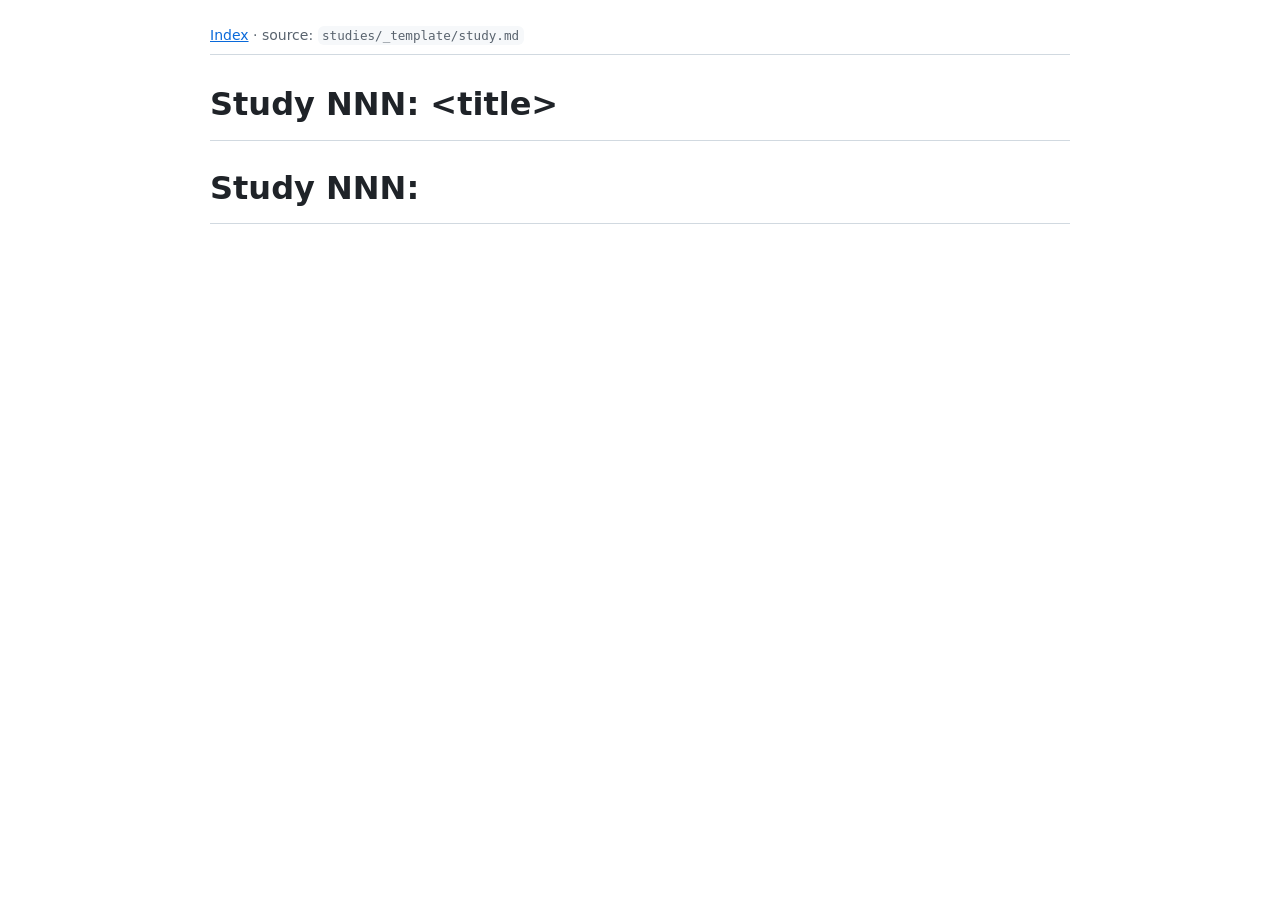
<file: html/studies/_template/study.html>
<!DOCTYPE html>
<html xmlns="http://www.w3.org/1999/xhtml" lang="" xml:lang="">
<head>
  <meta charset="utf-8" />
  <meta name="generator" content="pandoc" />
  <meta name="viewport" content="width=device-width, initial-scale=1.0, user-scalable=yes" />
  <title>Study NNN: &lt;title&gt;</title>
  <style>
    code{white-space: pre-wrap;}
    span.smallcaps{font-variant: small-caps;}
    div.columns{display: flex; gap: min(4vw, 1.5em);}
    div.column{flex: auto; overflow-x: auto;}
    div.hanging-indent{margin-left: 1.5em; text-indent: -1.5em;}
    /* The extra [class] is a hack that increases specificity enough to
       override a similar rule in reveal.js */
    ul.task-list[class]{list-style: none;}
    ul.task-list li input[type="checkbox"] {
      font-size: inherit;
      width: 0.8em;
      margin: 0 0.8em 0.2em -1.6em;
      vertical-align: middle;
    }
    .display.math{display: block; text-align: center; margin: 0.5rem auto;}
  </style>
  <link rel="stylesheet" href="../../style.css" />
</head>
<body>
<nav><a href="../../index.html">Index</a> · source: <code>studies/_template/study.md</code></nav>
<header id="title-block-header">
<h1 class="title">Study NNN: &lt;title&gt;</h1>
</header>
<h1 id="study-nnn-">Study NNN: <title></h1>
<ul>
<li><strong>Status:</strong> planned | running | complete</li>
<li><strong>Date started:</strong></li>
<li><strong>Related article:</strong></li>
</ul>
<h2 id="question">Question</h2>
<p>What are we trying to find out?</p>
<h2 id="hypothesis">Hypothesis</h2>
<h2 id="setup">Setup</h2>
<ul>
<li><strong>Agent(s):</strong> model, harness, config (link to
<code>agents/...</code>)</li>
<li><strong>MCP server(s):</strong> link to
<code>mcp-servers/...</code></li>
<li><strong>Data:</strong> link to <code>synthetic-data/...</code>
(generator + seed)</li>
</ul>
<h2 id="procedure">Procedure</h2>
<ol type="1">
<li></li>
</ol>
<h2 id="metrics">Metrics</h2>
<table>
<thead>
<tr class="header">
<th>Metric</th>
<th>Definition</th>
<th>How measured</th>
</tr>
</thead>
<tbody>
</tbody>
</table>
<h2 id="runs">Runs</h2>
<table>
<thead>
<tr class="header">
<th>Run</th>
<th>Date</th>
<th>Results folder</th>
<th>Notes</th>
</tr>
</thead>
<tbody>
</tbody>
</table>
<h2 id="findings">Findings</h2>
<h2 id="limitations--threats-to-validity">Limitations / threats to
validity</h2>
<h2 id="next-steps">Next steps</h2>
</body>
</html>
</file>
<file: html/style.css>
:root{--bg:#fff;--fg:#1f2328;--muted:#59636e;--border:#d1d9e0;--code:#f6f8fa;--link:#0969da}
@media (prefers-color-scheme:dark){:root{--bg:#0d1117;--fg:#e6edf3;--muted:#9198a1;--border:#3d444d;--code:#151b23;--link:#4493f8}}
body{background:var(--bg);color:var(--fg);font:16px/1.6 system-ui,-apple-system,Segoe UI,sans-serif;max-width:860px;margin:0 auto;padding:24px 16px}
nav{font-size:14px;color:var(--muted);border-bottom:1px solid var(--border);padding-bottom:8px;margin-bottom:24px}
a{color:var(--link)}h1,h2{border-bottom:1px solid var(--border);padding-bottom:.3em}
code,pre{background:var(--code);border-radius:6px;font-size:90%}code{padding:.15em .35em}pre{padding:12px;overflow:auto}
table{border-collapse:collapse;display:block;overflow-x:auto}th,td{border:1px solid var(--border);padding:6px 12px;text-align:left}
</file>
